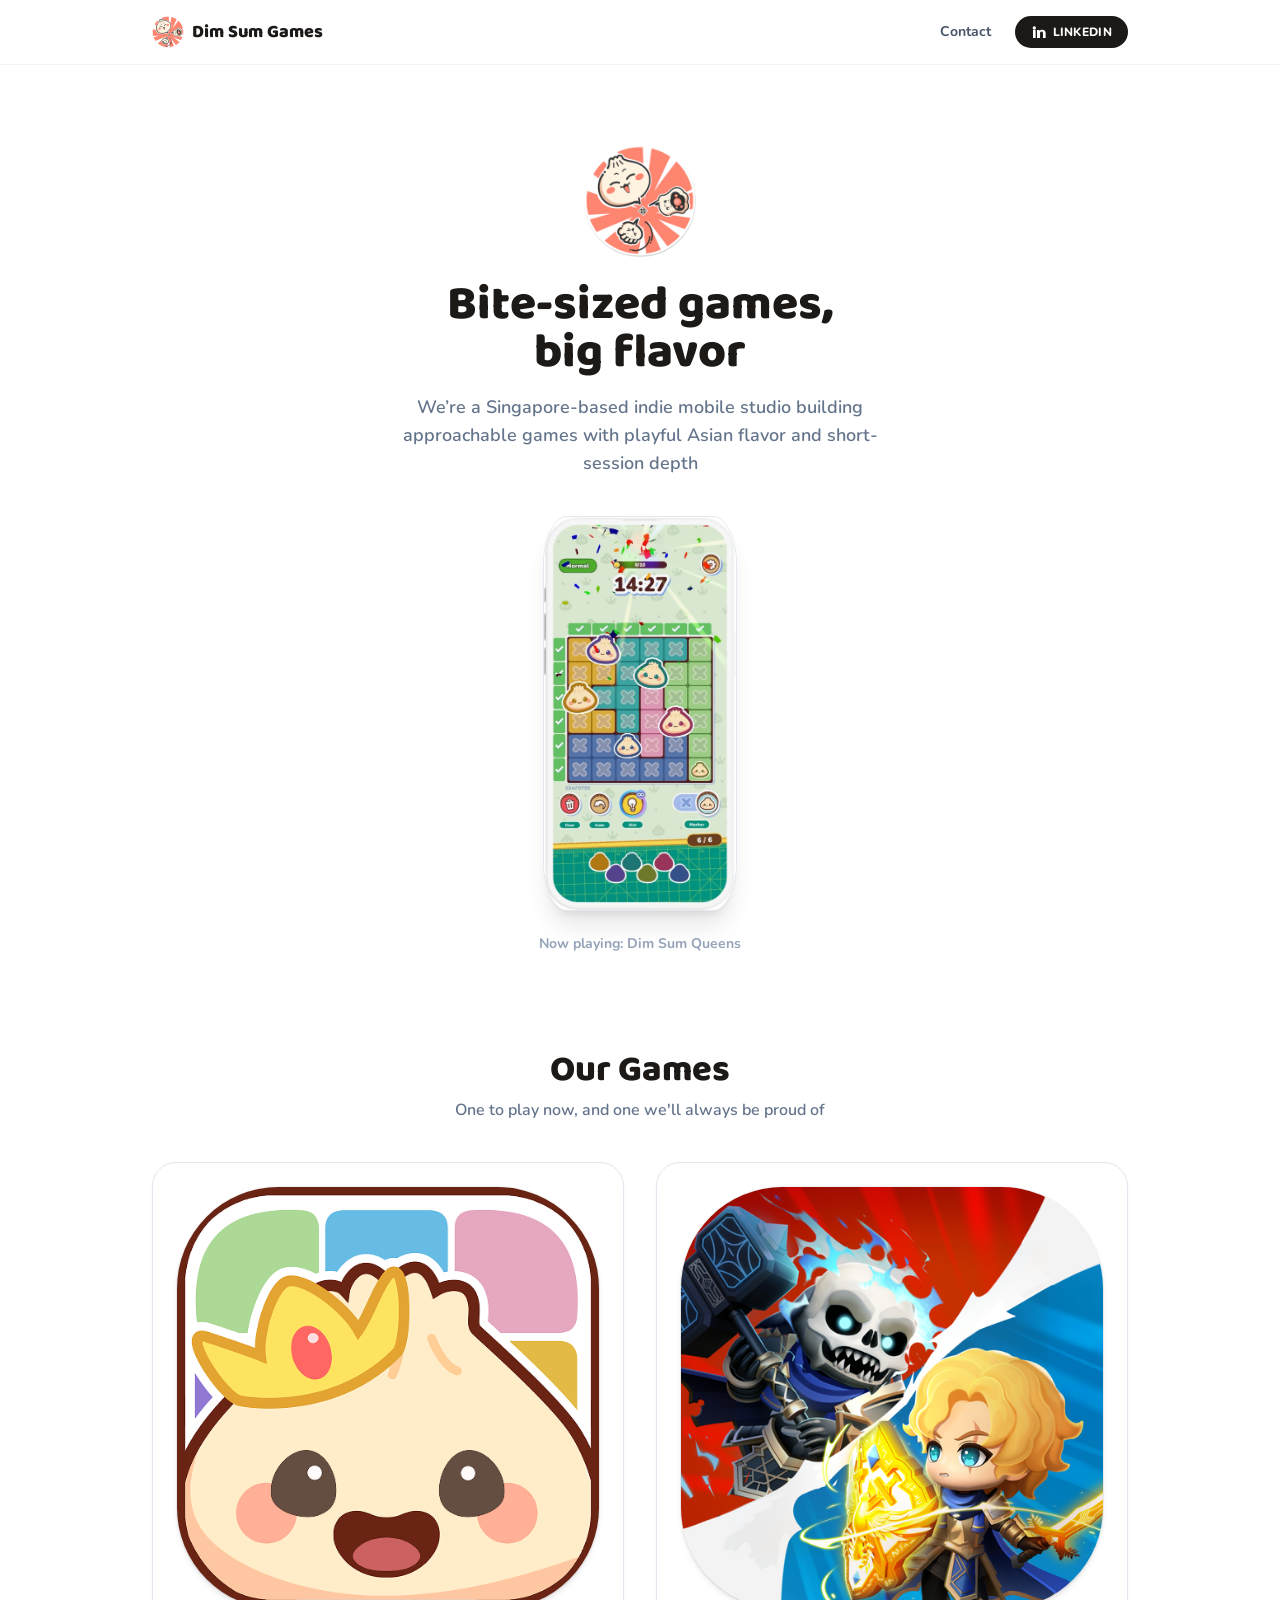
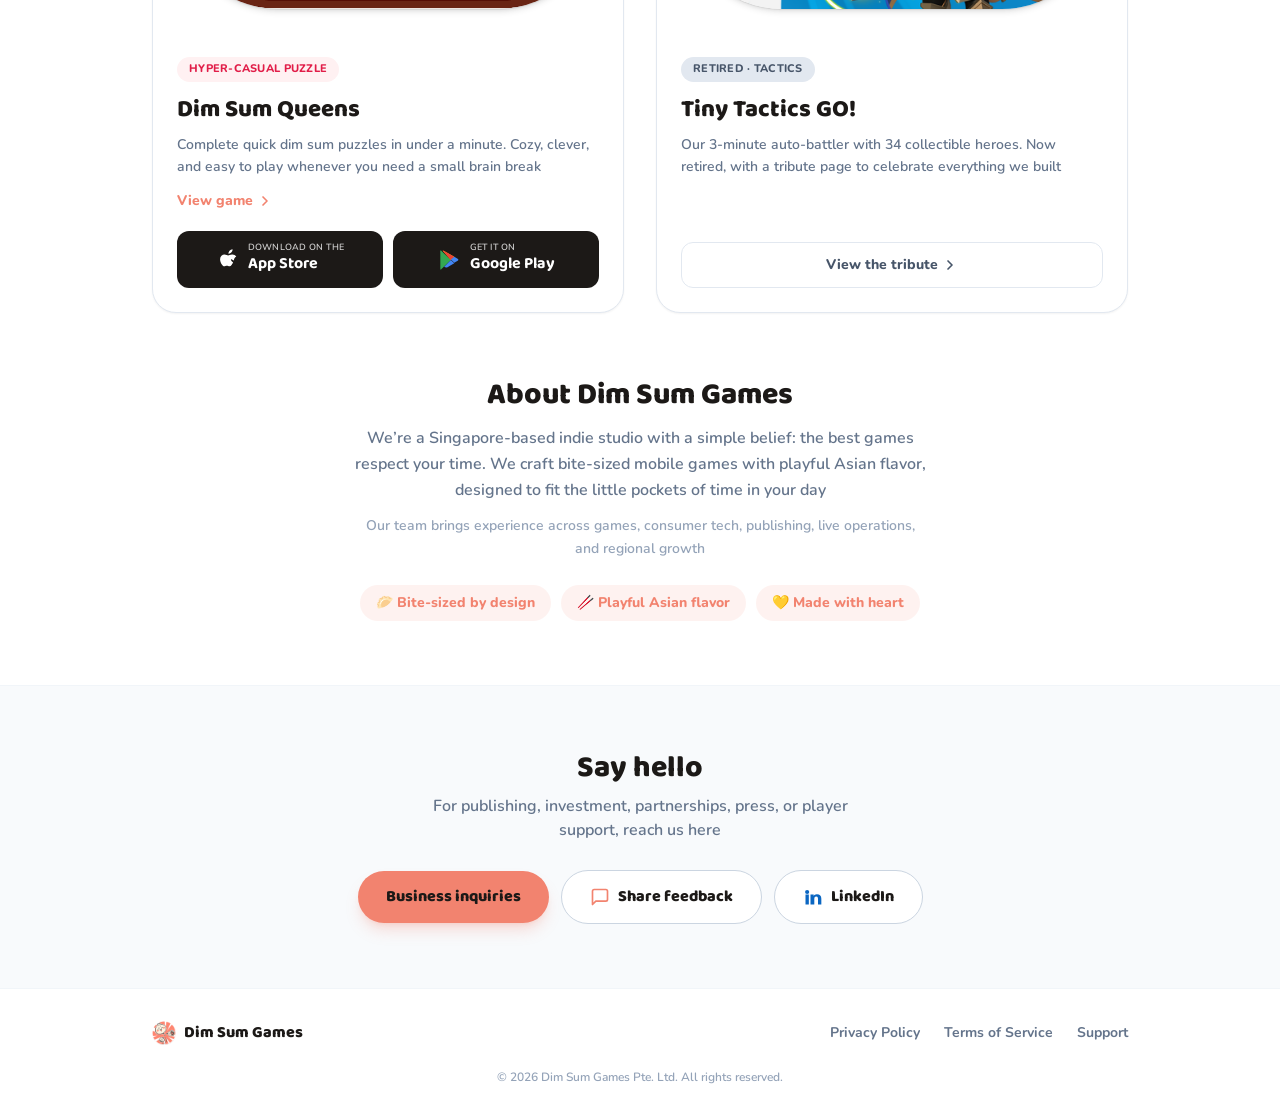
<file: index.html>
<!DOCTYPE html>
<html lang="en" class="scroll-smooth">
<head>
  <meta charset="UTF-8" />
  <meta name="viewport" content="width=device-width, initial-scale=1.0" />
  <title>Dim Sum Games | Bite-sized games, big flavor</title>
  <meta name="description" content="Dim Sum Games is a Singapore-based indie mobile studio building approachable, bite-sized games for global players." />
  <meta name="theme-color" content="#ffffff" />

  <!-- Open Graph -->
  <meta property="og:title" content="Dim Sum Games | Bite-sized games, big flavor" />
  <meta property="og:description" content="Dim Sum Games is a Singapore-based indie mobile studio building approachable, bite-sized games for global players." />
  <meta property="og:type" content="website" />
  <meta property="og:url" content="https://dimsumgames.com/" />
  <meta property="og:image" content="https://dimsumgames.com/assets/og-image.png" />
  <meta property="og:image:width" content="1200" />
  <meta property="og:image:height" content="630" />
  <meta name="twitter:card" content="summary_large_image" />
  <meta name="twitter:image" content="https://dimsumgames.com/assets/og-image.png" />

  <!-- Favicon -->
  <link rel="icon" type="image/png" href="assets/favicon.png" />
  <link rel="apple-touch-icon" href="assets/favicon.png" />

  <!-- Compiled Tailwind CSS (no runtime CDN) -->
  <link rel="stylesheet" href="/styles.css" />
  <link rel="preconnect" href="https://fonts.googleapis.com" />
  <link rel="preconnect" href="https://fonts.gstatic.com" crossorigin />
  <link href="https://fonts.googleapis.com/css2?family=Baloo+2:wght@600;700;800&family=Nunito:wght@400;600;700;800&display=swap" rel="stylesheet" />

  <style>
    body { font-family: 'Nunito', system-ui, sans-serif; }
    .font-display { font-family: 'Baloo 2', system-ui, sans-serif; }
  </style>
</head>

<body class="bg-white text-ink font-body antialiased">

  <!-- ===== Nav ===== -->
  <header class="sticky top-0 z-50 border-b border-slate-100 bg-white/90 backdrop-blur">
    <div class="mx-auto flex h-16 max-w-5xl items-center justify-between px-6">
      <a href="/" class="flex items-center gap-2 font-display text-lg font-extrabold">
        <img src="assets/logo-icon.png" alt="" width="32" height="32" class="h-8 w-8" />
        <span>Dim Sum Games</span>
      </a>
      <nav class="flex items-center gap-6 text-sm font-bold text-slate-600">
        <a href="#contact" class="hidden transition-colors hover:text-coral sm:inline">Contact</a>
        <a href="https://www.linkedin.com/company/dim-sum-games/" target="_blank" rel="noopener"
           class="inline-flex items-center gap-1.5 rounded-full bg-ink px-4 py-2 text-xs font-extrabold uppercase tracking-wide text-white transition-opacity hover:opacity-90">
          <svg viewBox="0 0 24 24" class="h-4 w-4" fill="currentColor"><path d="M4.98 3.5a2.5 2.5 0 1 1 0 5 2.5 2.5 0 0 1 0-5ZM3 9h4v12H3V9Zm6 0h3.8v1.65h.05c.53-1 1.83-2.05 3.76-2.05C20.4 8.6 22 10.6 22 14v7h-4v-6.2c0-1.48-.03-3.38-2.06-3.38-2.06 0-2.38 1.6-2.38 3.27V21H9V9Z"/></svg>
          LinkedIn
        </a>
      </nav>
    </div>
  </header>

  <main id="top">

    <!-- ===== Hero ===== -->
    <section class="mx-auto max-w-3xl px-6 pt-14 pb-8 text-center sm:pt-20">
      <img src="assets/logo-icon.png" alt="Dim Sum Games logo" width="112" height="112"
           class="mx-auto h-24 w-24 sm:h-28 sm:w-28" />

      <h1 class="mt-6 font-display text-4xl font-extrabold leading-tight sm:text-5xl">
        Bite-sized games,<br class="hidden sm:block" /> big flavor
      </h1>
      <p class="mx-auto mt-4 max-w-lg text-lg font-semibold text-slate-500">
        We’re a Singapore-based indie mobile studio building approachable games with playful Asian flavor and short-session depth
      </p>

      <!-- Game showcase -->
      <div class="mt-10 flex justify-center">
        <a href="/dim-sum-queens" aria-label="View Dim Sum Queens" class="group block w-40 sm:w-48">
          <img src="assets/dsq/web/mockup-hero.jpg" alt="Dim Sum Queens gameplay" width="440" height="901"
               class="w-full rounded-[12%] shadow-xl ring-1 ring-slate-200 transition duration-300 group-hover:-translate-y-1" />
        </a>
      </div>
      <p class="mt-6 text-sm font-bold text-slate-400">Now playing: Dim Sum Queens</p>
    </section>

    <!-- ===== Games ===== -->
    <section id="games" class="mx-auto max-w-5xl px-6 py-16 scroll-mt-20">
      <div class="text-center">
        <h2 class="font-display text-3xl font-extrabold sm:text-4xl">Our Games</h2>
        <p class="mt-2 font-semibold text-slate-500">One to play now, and one we'll always be proud of</p>
      </div>

      <div class="mt-10 grid gap-8 md:grid-cols-2">

        <!-- Dim Sum Queens -->
        <article class="flex flex-col overflow-hidden rounded-3xl border border-slate-200 bg-white shadow-sm transition-shadow hover:shadow-md">
          <a href="/dim-sum-queens" aria-label="View Dim Sum Queens" class="flex aspect-square items-center justify-center p-6">
            <img src="assets/dsq-icon.png" alt="Dim Sum Queens app icon" width="512" height="512" class="h-full w-full rounded-[24%] object-cover shadow-md ring-1 ring-black/5" />
          </a>

          <div class="flex flex-1 flex-col p-6">
            <span class="self-start rounded-full bg-rose-50 px-3 py-1 text-[11px] font-extrabold uppercase tracking-wide text-rose-600">Hyper-casual puzzle</span>
            <h3 class="mt-3 font-display text-2xl font-extrabold"><a href="/dim-sum-queens" class="transition-colors hover:text-coral">Dim Sum Queens</a></h3>
            <p class="mt-2 text-sm font-semibold leading-relaxed text-slate-500">
              Complete quick dim sum puzzles in under a minute. Cozy, clever, and easy to play whenever you need a small brain break
            </p>
            <a href="/dim-sum-queens" class="mt-3 inline-flex items-center gap-1 self-start text-sm font-extrabold text-coral hover:underline">
              View game
              <svg viewBox="0 0 24 24" class="h-4 w-4" fill="none" stroke="currentColor" stroke-width="2.5" stroke-linecap="round" stroke-linejoin="round"><path d="M9 6l6 6-6 6"/></svg>
            </a>
            <div class="flex-1"></div>
            <div class="mt-5 grid gap-2.5 sm:grid-cols-2">
              <a href="https://apps.apple.com/us/app/dim-sum-queens-logic-puzzle/id6742400101" target="_blank" rel="noopener" class="flex items-center justify-center gap-2 rounded-xl bg-ink px-4 py-3 text-white transition-opacity hover:opacity-90">
                <svg viewBox="0 0 384 512" class="h-6 w-6" fill="currentColor"><path d="M318.7 268.7c-.2-36.7 16.4-64.4 50-84.8-18.8-26.9-47.2-41.7-84.7-44.6-35.5-2.8-74.3 20.7-88.5 20.7-15 0-49.4-19.7-76.4-19.7C71.6 142.2 23 174.2 23 239.1c0 19.2 3.5 39 10.5 59.4 9.4 26.9 43.3 92.8 78.7 91.7 18.5-.4 31.6-13.1 55.7-13.1 23.4 0 35.5 13.1 56.4 13.1 35.7-.5 66.4-60.4 75.3-87.4-47.7-22.5-46.6-65.9-46.6-67.2zm-52.2-176.2c25.2-29.9 22.9-57.1 22.2-67-22.3 1.3-48.1 15.2-62.8 32.3-16.2 18.3-25.7 41-23.7 65.9 24.1 1.9 46.1-10.5 64.3-31.2z"/></svg>
                <span class="text-left leading-none">
                  <span class="block text-[9px] font-semibold uppercase tracking-wide opacity-80">Download on the</span>
                  <span class="block font-display text-base font-bold">App Store</span>
                </span>
              </a>
              <a href="https://play.google.com/store/apps/details?id=com.dimsumgames.queens" target="_blank" rel="noopener" class="flex items-center justify-center gap-2 rounded-xl bg-ink px-4 py-3 text-white transition-opacity hover:opacity-90">
                <svg viewBox="0 0 512 512" class="h-6 w-6"><path fill="#34A853" d="M58 47c-6 4-9 11-9 20v378c0 9 3 16 9 20l217-209L58 47z"/><path fill="#FBBC04" d="M275 256l72-69-217-125c-12-7-23-7-31-2l176 196z"/><path fill="#EA4335" d="M275 256L99 60c8-5 19-5 31 2l217 125-72 69z"/><path fill="#4285F4" d="M275 256l72 69-145 84c-26 15-50 4-72-8l145-145z"/><path fill="#4285F4" d="M347 187l72 42c20 12 20 30 0 42l-72 42-72-69 72-57z"/></svg>
                <span class="text-left leading-none">
                  <span class="block text-[9px] font-semibold uppercase tracking-wide opacity-80">Get it on</span>
                  <span class="block font-display text-base font-bold">Google Play</span>
                </span>
              </a>
            </div>
          </div>
        </article>

        <!-- Tiny Tactics GO! -->
        <article class="flex flex-col overflow-hidden rounded-3xl border border-slate-200 bg-white shadow-sm transition-shadow hover:shadow-md">
          <a href="/tiny-tactics-go" aria-label="View Tiny Tactics GO!" class="flex aspect-square items-center justify-center p-6">
            <img src="assets/ttg-icon.png" alt="Tiny Tactics GO! app icon" width="512" height="512" class="h-full w-full rounded-[24%] object-cover shadow-md ring-1 ring-black/5" />
          </a>

          <div class="flex flex-1 flex-col p-6">
            <span class="self-start rounded-full bg-slate-200 px-3 py-1 text-[11px] font-extrabold uppercase tracking-wide text-slate-600">Retired · Tactics</span>
            <h3 class="mt-3 font-display text-2xl font-extrabold"><a href="/tiny-tactics-go" class="transition-colors hover:text-coral">Tiny Tactics GO!</a></h3>
            <p class="mt-2 text-sm font-semibold leading-relaxed text-slate-500">
              Our 3-minute auto-battler with 34 collectible heroes. Now retired, with a tribute page to celebrate everything we built
            </p>
            <div class="flex-1"></div>
            <a href="/tiny-tactics-go" class="mt-5 inline-flex items-center justify-center gap-1 rounded-xl border border-slate-200 bg-white px-4 py-3 text-sm font-extrabold text-slate-600 transition-colors hover:border-coral hover:text-coral">
              View the tribute
              <svg viewBox="0 0 24 24" class="h-4 w-4" fill="none" stroke="currentColor" stroke-width="2.5" stroke-linecap="round" stroke-linejoin="round"><path d="M9 6l6 6-6 6"/></svg>
            </a>
          </div>
        </article>
      </div>
    </section>

    <!-- ===== About ===== -->
    <section id="about" class="mx-auto max-w-2xl px-6 pb-16 text-center">
      <h2 class="font-display text-2xl font-extrabold sm:text-3xl">About Dim Sum Games</h2>
      <p class="mx-auto mt-3 max-w-xl text-base font-semibold leading-relaxed text-slate-500">
        We’re a Singapore-based indie studio with a simple belief: the best games respect your time. We craft bite-sized mobile games with playful Asian flavor, designed to fit the little pockets of time in your day
      </p>
      <p class="mx-auto mt-3 max-w-xl text-sm font-semibold leading-relaxed text-slate-400">
        Our team brings experience across games, consumer tech, publishing, live operations, and regional growth
      </p>
      <div class="mt-6 flex flex-wrap items-center justify-center gap-2.5">
        <span class="rounded-full bg-coral/10 px-4 py-2 text-sm font-extrabold text-coral">🥟 Bite-sized by design</span>
        <span class="rounded-full bg-coral/10 px-4 py-2 text-sm font-extrabold text-coral">🥢 Playful Asian flavor</span>
        <span class="rounded-full bg-coral/10 px-4 py-2 text-sm font-extrabold text-coral">💛 Made with heart</span>
      </div>
    </section>

    <!-- ===== Contact ===== -->
    <section id="contact" class="border-t border-slate-100 bg-slate-50 scroll-mt-20">
      <div class="mx-auto max-w-2xl px-6 py-16 text-center">
        <h2 class="font-display text-3xl font-extrabold">Say hello</h2>
        <p class="mx-auto mt-2 max-w-md font-semibold text-slate-500">
          For publishing, investment, partnerships, press, or player support, reach us here
        </p>
        <div class="mt-7 flex flex-col items-center justify-center gap-3 sm:flex-row sm:flex-wrap">
          <button id="emailBtn" type="button"
             class="w-full rounded-full bg-coral px-7 py-3.5 font-display text-base font-extrabold text-ink shadow-lg shadow-coral/25 transition hover:brightness-105 active:scale-95 sm:w-auto">
            Business inquiries
          </button>
          <a href="https://forms.gle/g46U9zxN5NurfQDR8" target="_blank" rel="noopener"
             class="inline-flex w-full items-center justify-center gap-2 rounded-full border border-slate-300 bg-white px-7 py-3.5 font-display text-base font-extrabold text-ink transition-colors hover:bg-slate-50 sm:w-auto">
            <svg viewBox="0 0 24 24" class="h-5 w-5 text-coral" fill="none" stroke="currentColor" stroke-width="2" stroke-linecap="round" stroke-linejoin="round"><path d="M21 15a2 2 0 0 1-2 2H7l-4 4V5a2 2 0 0 1 2-2h14a2 2 0 0 1 2 2z"/></svg>
            Share feedback
          </a>
          <a href="https://www.linkedin.com/company/dim-sum-games/" target="_blank" rel="noopener"
             class="inline-flex w-full items-center justify-center gap-2 rounded-full border border-slate-300 bg-white px-7 py-3.5 font-display text-base font-extrabold text-ink transition-colors hover:bg-slate-50 sm:w-auto">
            <svg viewBox="0 0 24 24" class="h-5 w-5 text-[#0A66C2]" fill="currentColor"><path d="M4.98 3.5a2.5 2.5 0 1 1 0 5 2.5 2.5 0 0 1 0-5ZM3 9h4v12H3V9Zm6 0h3.8v1.65h.05c.53-1 1.83-2.05 3.76-2.05C20.4 8.6 22 10.6 22 14v7h-4v-6.2c0-1.48-.03-3.38-2.06-3.38-2.06 0-2.38 1.6-2.38 3.27V21H9V9Z"/></svg>
            LinkedIn
          </a>
        </div>
      </div>
    </section>
  </main>

  <!-- ===== Footer ===== -->
  <footer class="border-t border-slate-100">
    <div class="mx-auto max-w-5xl px-6 py-8">
      <div class="flex flex-col items-center gap-4 sm:flex-row sm:justify-between">
        <a href="/" class="flex items-center gap-2 font-display font-extrabold">
          <img src="assets/logo-icon.png" alt="" width="24" height="24" class="h-6 w-6" /> Dim Sum Games
        </a>
        <nav class="flex flex-wrap items-center justify-center gap-x-6 gap-y-2 text-sm font-bold text-slate-500">
          <a href="/privacypolicy" class="transition-colors hover:text-coral">Privacy Policy</a>
          <a href="/termsofservice" class="transition-colors hover:text-coral">Terms of Service</a>
          <a id="supportLink" href="#" class="transition-colors hover:text-coral">Support</a>
        </nav>
      </div>
      <p class="mt-6 text-center text-xs font-semibold text-slate-400">
        © <span id="year"></span> Dim Sum Games Pte. Ltd. All rights reserved.
      </p>
    </div>
  </footer>

  <script>
    document.getElementById('year').textContent = new Date().getFullYear();

    // Contact email is kept out of the page source and assembled only on
    // user interaction, so address harvesters scraping the static HTML never see it.
    (function () {
      var go = function (e) {
        e.preventDefault();
        window.location.href = 'mailto:' + window.atob('c3VwcG9ydEBkaW1zdW1nYW1lcy5jb20=');
      };
      ['emailBtn', 'supportLink'].forEach(function (id) {
        var el = document.getElementById(id);
        if (el) el.addEventListener('click', go);
      });
    })();
  </script>
</body>
</html>
</file>
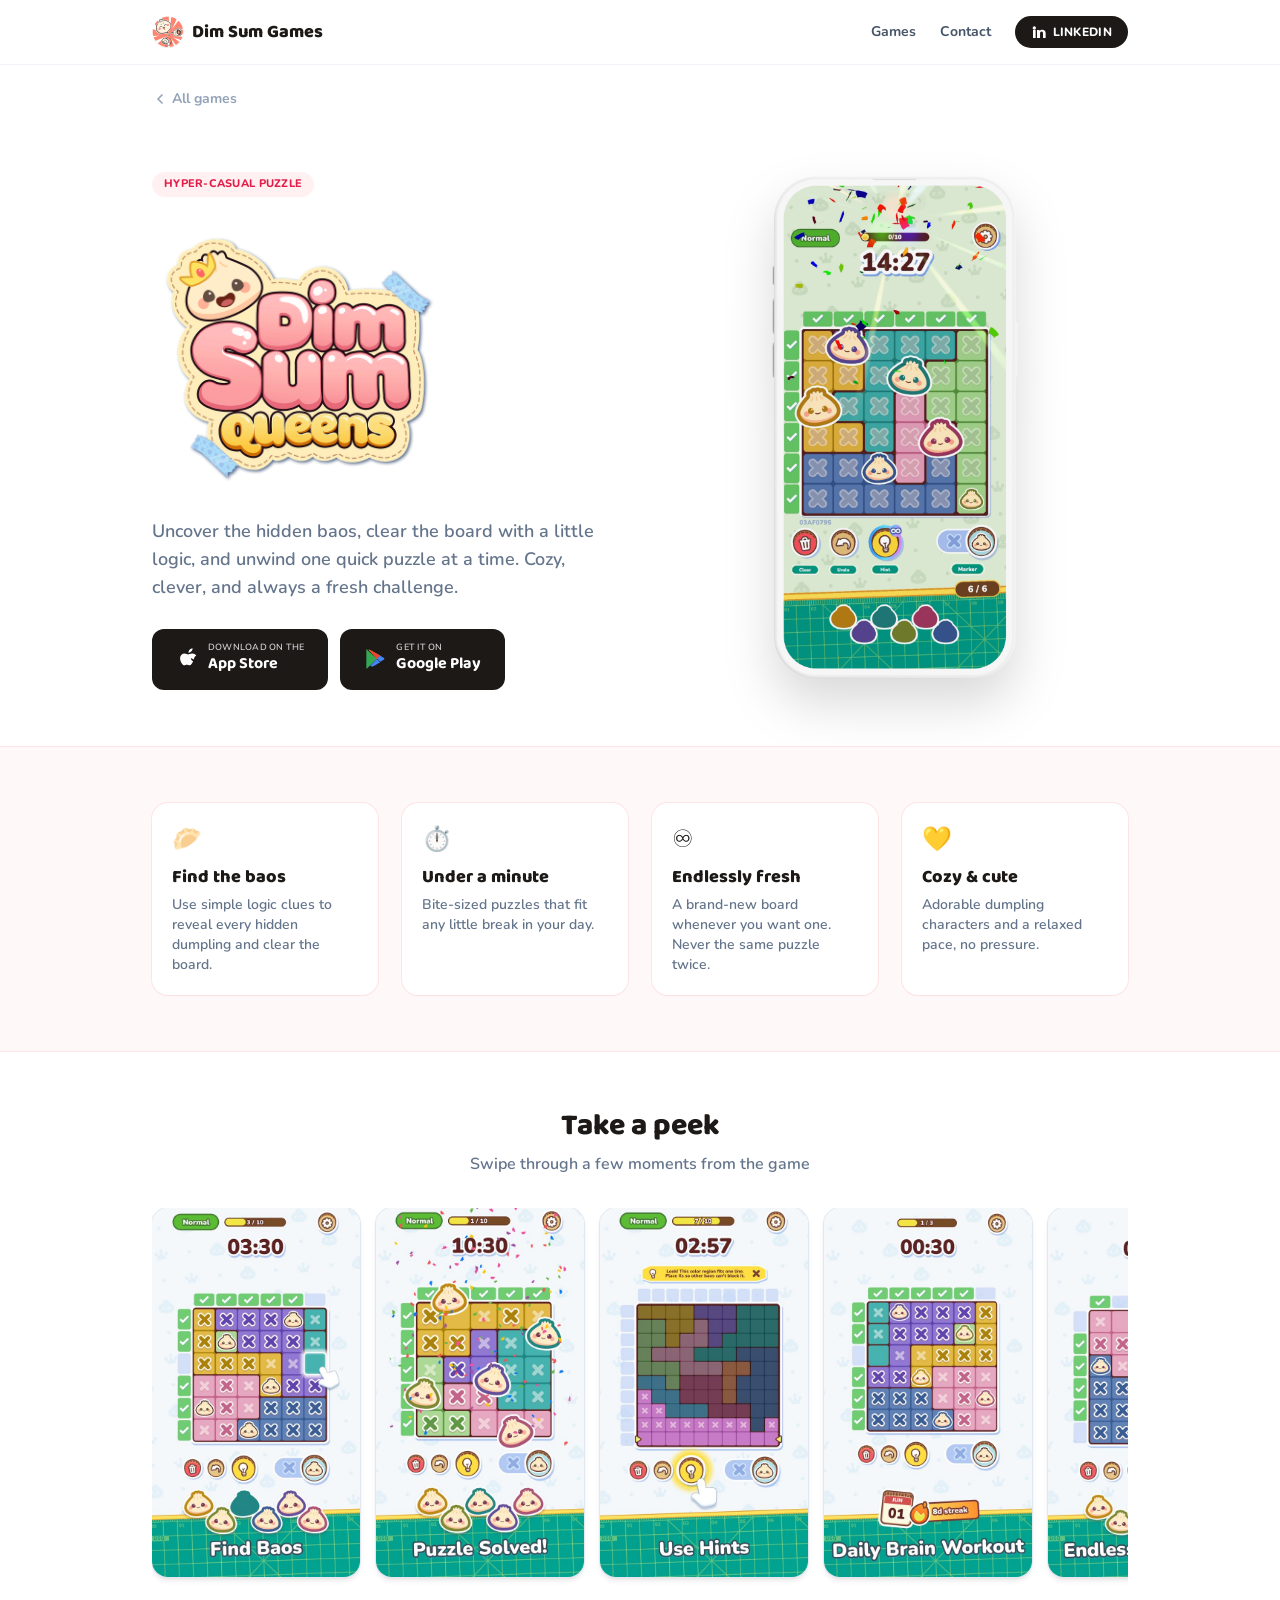
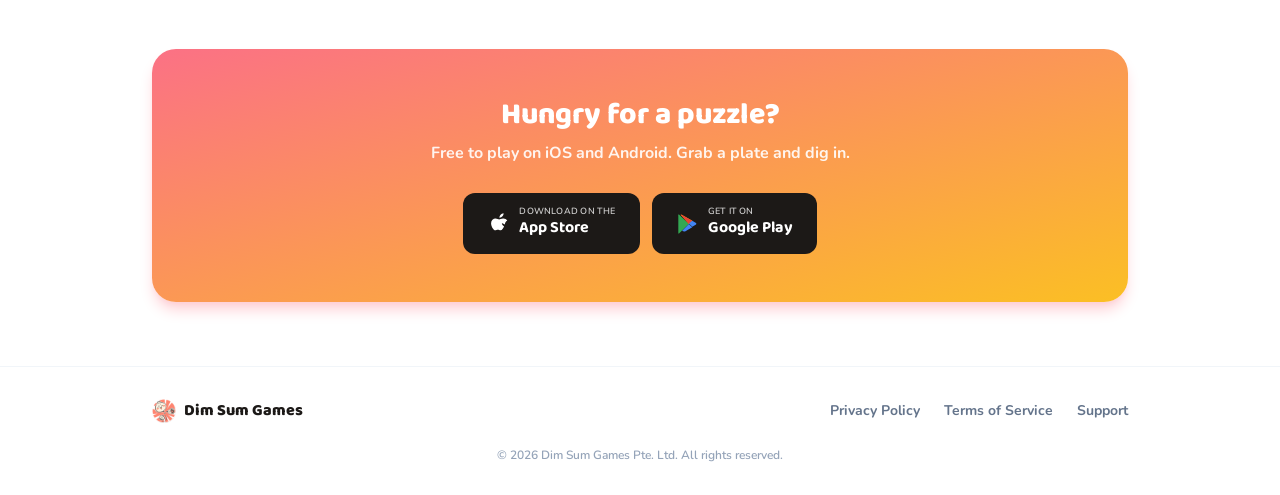
<file: dim-sum-queens.html>
<!DOCTYPE html>
<html lang="en" class="scroll-smooth">
<head>
  <meta charset="UTF-8" />
  <meta name="viewport" content="width=device-width, initial-scale=1.0" />
  <title>Dim Sum Queens | Dim Sum Games</title>
  <meta name="description" content="Dim Sum Queens is a cozy, hyper-casual logic puzzler. Uncover the hidden baos, clear the board, and unwind one quick puzzle at a time. Free on iOS and Android." />
  <meta name="theme-color" content="#ffffff" />

  <!-- Open Graph -->
  <meta property="og:title" content="Dim Sum Queens" />
  <meta property="og:description" content="Cozy, bite-sized dim sum logic puzzles. Free on iOS and Android." />
  <meta property="og:type" content="website" />
  <meta property="og:url" content="https://dimsumgames.com/dim-sum-queens" />
  <meta property="og:image" content="https://dimsumgames.com/assets/dsq/web/shot-1.jpg" />
  <meta name="twitter:card" content="summary_large_image" />

  <!-- Favicon -->
  <link rel="icon" type="image/png" href="/assets/favicon.png" />
  <link rel="apple-touch-icon" href="/assets/favicon.png" />

  <!-- Compiled Tailwind CSS (no runtime CDN) -->
  <link rel="stylesheet" href="/styles.css" />
  <link rel="preconnect" href="https://fonts.googleapis.com" />
  <link rel="preconnect" href="https://fonts.gstatic.com" crossorigin />
  <link href="https://fonts.googleapis.com/css2?family=Baloo+2:wght@600;700;800&family=Nunito:wght@400;600;700;800&display=swap" rel="stylesheet" />

  <style>
    body { font-family: 'Nunito', system-ui, sans-serif; }
    .font-display { font-family: 'Baloo 2', system-ui, sans-serif; }
    .no-scrollbar::-webkit-scrollbar { display: none; }
    .no-scrollbar { -ms-overflow-style: none; scrollbar-width: none; }
  </style>
</head>

<body class="bg-white text-ink font-body antialiased">

  <!-- ===== Nav ===== -->
  <header class="sticky top-0 z-50 border-b border-slate-100 bg-white/90 backdrop-blur">
    <div class="mx-auto flex h-16 max-w-5xl items-center justify-between px-6">
      <a href="/" class="flex items-center gap-2 font-display text-lg font-extrabold">
        <img src="/assets/logo-icon.png" alt="" width="32" height="32" class="h-8 w-8" />
        <span>Dim Sum Games</span>
      </a>
      <nav class="flex items-center gap-6 text-sm font-bold text-slate-600">
        <a href="/#games" class="hidden transition-colors hover:text-coral sm:inline">Games</a>
        <a href="/#contact" class="hidden transition-colors hover:text-coral sm:inline">Contact</a>
        <a href="https://www.linkedin.com/company/dim-sum-games/" target="_blank" rel="noopener"
           class="inline-flex items-center gap-1.5 rounded-full bg-ink px-4 py-2 text-xs font-extrabold uppercase tracking-wide text-white transition-opacity hover:opacity-90">
          <svg viewBox="0 0 24 24" class="h-4 w-4" fill="currentColor"><path d="M4.98 3.5a2.5 2.5 0 1 1 0 5 2.5 2.5 0 0 1 0-5ZM3 9h4v12H3V9Zm6 0h3.8v1.65h.05c.53-1 1.83-2.05 3.76-2.05C20.4 8.6 22 10.6 22 14v7h-4v-6.2c0-1.48-.03-3.38-2.06-3.38-2.06 0-2.38 1.6-2.38 3.27V21H9V9Z"/></svg>
          LinkedIn
        </a>
      </nav>
    </div>
  </header>

  <main>
    <!-- Breadcrumb -->
    <div class="mx-auto max-w-5xl px-6 pt-6">
      <a href="/#games" class="inline-flex items-center gap-1 text-sm font-bold text-slate-400 transition-colors hover:text-coral">
        <svg viewBox="0 0 24 24" class="h-4 w-4" fill="none" stroke="currentColor" stroke-width="2.5" stroke-linecap="round" stroke-linejoin="round"><path d="M15 18l-6-6 6-6"/></svg>
        All games
      </a>
    </div>

    <!-- ===== Hero ===== -->
    <section class="overflow-hidden">
      <div class="mx-auto grid max-w-5xl items-center gap-10 px-6 py-10 sm:py-14 lg:grid-cols-2">
        <div class="text-center lg:text-left">
          <span class="inline-block rounded-full bg-rose-50 px-3 py-1 text-[11px] font-extrabold uppercase tracking-wide text-rose-600">Hyper-casual puzzle</span>
          <h1 class="mt-4">
            <img src="/assets/dsq/web/logo.png" alt="Dim Sum Queens" width="380" height="380" class="mx-auto w-64 sm:w-72 lg:mx-0" />
          </h1>
          <p class="mx-auto mt-4 max-w-md text-lg font-semibold text-slate-500 lg:mx-0">
            Uncover the hidden baos, clear the board with a little logic, and unwind one quick puzzle at a time. Cozy, clever, and always a fresh challenge.
          </p>
          <div class="mt-7 flex flex-col items-center justify-center gap-3 sm:flex-row lg:justify-start">
            <a href="https://apps.apple.com/us/app/dim-sum-queens-logic-puzzle/id6742400101" target="_blank" rel="noopener" class="inline-flex w-full items-center justify-center gap-2 rounded-xl bg-ink px-6 py-3.5 text-white transition-opacity hover:opacity-90 sm:w-auto">
              <svg viewBox="0 0 384 512" class="h-6 w-6" fill="currentColor"><path d="M318.7 268.7c-.2-36.7 16.4-64.4 50-84.8-18.8-26.9-47.2-41.7-84.7-44.6-35.5-2.8-74.3 20.7-88.5 20.7-15 0-49.4-19.7-76.4-19.7C71.6 142.2 23 174.2 23 239.1c0 19.2 3.5 39 10.5 59.4 9.4 26.9 43.3 92.8 78.7 91.7 18.5-.4 31.6-13.1 55.7-13.1 23.4 0 35.5 13.1 56.4 13.1 35.7-.5 66.4-60.4 75.3-87.4-47.7-22.5-46.6-65.9-46.6-67.2zm-52.2-176.2c25.2-29.9 22.9-57.1 22.2-67-22.3 1.3-48.1 15.2-62.8 32.3-16.2 18.3-25.7 41-23.7 65.9 24.1 1.9 46.1-10.5 64.3-31.2z"/></svg>
              <span class="text-left leading-none"><span class="block text-[9px] font-semibold uppercase tracking-wide opacity-80">Download on the</span><span class="block font-display text-base font-bold">App Store</span></span>
            </a>
            <a href="https://play.google.com/store/apps/details?id=com.dimsumgames.queens" target="_blank" rel="noopener" class="inline-flex w-full items-center justify-center gap-2 rounded-xl bg-ink px-6 py-3.5 text-white transition-opacity hover:opacity-90 sm:w-auto">
              <svg viewBox="0 0 512 512" class="h-6 w-6"><path fill="#34A853" d="M58 47c-6 4-9 11-9 20v378c0 9 3 16 9 20l217-209L58 47z"/><path fill="#FBBC04" d="M275 256l72-69-217-125c-12-7-23-7-31-2l176 196z"/><path fill="#EA4335" d="M275 256L99 60c8-5 19-5 31 2l217 125-72 69z"/><path fill="#4285F4" d="M275 256l72 69-145 84c-26 15-50 4-72-8l145-145z"/><path fill="#4285F4" d="M347 187l72 42c20 12 20 30 0 42l-72 42-72-69 72-57z"/></svg>
              <span class="text-left leading-none"><span class="block text-[9px] font-semibold uppercase tracking-wide opacity-80">Get it on</span><span class="block font-display text-base font-bold">Google Play</span></span>
            </a>
          </div>
        </div>

        <div class="flex justify-center">
          <img src="/assets/dsq/web/mockup.png" alt="Dim Sum Queens gameplay on a phone" width="380" height="760" class="w-56 drop-shadow-2xl sm:w-64" />
        </div>
      </div>
    </section>

    <!-- ===== Features ===== -->
    <section class="bg-rose-50/50 border-y border-rose-100">
      <div class="mx-auto max-w-5xl px-6 py-14">
        <div class="grid gap-6 sm:grid-cols-2 lg:grid-cols-4">
          <div class="rounded-2xl bg-white p-5 shadow-sm ring-1 ring-rose-100">
            <div class="text-2xl">🥟</div>
            <h3 class="mt-2 font-display text-lg font-extrabold">Find the baos</h3>
            <p class="mt-1 text-sm font-semibold text-slate-500">Use simple logic clues to reveal every hidden dumpling and clear the board.</p>
          </div>
          <div class="rounded-2xl bg-white p-5 shadow-sm ring-1 ring-rose-100">
            <div class="text-2xl">⏱️</div>
            <h3 class="mt-2 font-display text-lg font-extrabold">Under a minute</h3>
            <p class="mt-1 text-sm font-semibold text-slate-500">Bite-sized puzzles that fit any little break in your day.</p>
          </div>
          <div class="rounded-2xl bg-white p-5 shadow-sm ring-1 ring-rose-100">
            <div class="text-2xl">♾️</div>
            <h3 class="mt-2 font-display text-lg font-extrabold">Endlessly fresh</h3>
            <p class="mt-1 text-sm font-semibold text-slate-500">A brand-new board whenever you want one. Never the same puzzle twice.</p>
          </div>
          <div class="rounded-2xl bg-white p-5 shadow-sm ring-1 ring-rose-100">
            <div class="text-2xl">💛</div>
            <h3 class="mt-2 font-display text-lg font-extrabold">Cozy &amp; cute</h3>
            <p class="mt-1 text-sm font-semibold text-slate-500">Adorable dumpling characters and a relaxed pace, no pressure.</p>
          </div>
        </div>
      </div>
    </section>

    <!-- ===== Screenshots ===== -->
    <section class="mx-auto max-w-5xl px-6 py-14">
      <h2 class="text-center font-display text-2xl font-extrabold sm:text-3xl">Take a peek</h2>
      <p class="mt-2 text-center font-semibold text-slate-500">Swipe through a few moments from the game</p>
      <div class="no-scrollbar mt-8 flex snap-x snap-mandatory gap-4 overflow-x-auto pb-4">
        <img src="/assets/dsq/web/shot-1.jpg" alt="Dim Sum Queens screenshot 1" width="560" height="996" loading="lazy" class="w-44 shrink-0 snap-center rounded-2xl shadow-md ring-1 ring-slate-200 sm:w-52" />
        <img src="/assets/dsq/web/shot-2.jpg" alt="Dim Sum Queens screenshot 2" width="560" height="996" loading="lazy" class="w-44 shrink-0 snap-center rounded-2xl shadow-md ring-1 ring-slate-200 sm:w-52" />
        <img src="/assets/dsq/web/shot-3.jpg" alt="Dim Sum Queens screenshot 3" width="560" height="996" loading="lazy" class="w-44 shrink-0 snap-center rounded-2xl shadow-md ring-1 ring-slate-200 sm:w-52" />
        <img src="/assets/dsq/web/shot-4.jpg" alt="Dim Sum Queens screenshot 4" width="560" height="996" loading="lazy" class="w-44 shrink-0 snap-center rounded-2xl shadow-md ring-1 ring-slate-200 sm:w-52" />
        <img src="/assets/dsq/web/shot-5.jpg" alt="Dim Sum Queens screenshot 5" width="560" height="996" loading="lazy" class="w-44 shrink-0 snap-center rounded-2xl shadow-md ring-1 ring-slate-200 sm:w-52" />
        <img src="/assets/dsq/web/shot-6.jpg" alt="Dim Sum Queens screenshot 6" width="560" height="996" loading="lazy" class="w-44 shrink-0 snap-center rounded-2xl shadow-md ring-1 ring-slate-200 sm:w-52" />
        <img src="/assets/dsq/web/shot-7.jpg" alt="Dim Sum Queens screenshot 7" width="560" height="996" loading="lazy" class="w-44 shrink-0 snap-center rounded-2xl shadow-md ring-1 ring-slate-200 sm:w-52" />
        <img src="/assets/dsq/web/shot-8.jpg" alt="Dim Sum Queens screenshot 8" width="560" height="996" loading="lazy" class="w-44 shrink-0 snap-center rounded-2xl shadow-md ring-1 ring-slate-200 sm:w-52" />
      </div>
    </section>

    <!-- ===== Download CTA ===== -->
    <section class="mx-auto max-w-5xl px-6 pb-16">
      <div class="rounded-3xl bg-gradient-to-br from-rose-400 to-amber-400 px-6 py-12 text-center shadow-lg shadow-rose-200 sm:px-12">
        <h2 class="font-display text-2xl font-extrabold text-white sm:text-3xl">Hungry for a puzzle?</h2>
        <p class="mx-auto mt-2 max-w-md font-bold text-white/90">Free to play on iOS and Android. Grab a plate and dig in.</p>
        <div class="mt-7 flex flex-col items-center justify-center gap-3 sm:flex-row">
          <a href="https://apps.apple.com/us/app/dim-sum-queens-logic-puzzle/id6742400101" target="_blank" rel="noopener" class="inline-flex w-full items-center justify-center gap-2 rounded-xl bg-ink px-6 py-3.5 text-white transition-opacity hover:opacity-90 sm:w-auto">
            <svg viewBox="0 0 384 512" class="h-6 w-6" fill="currentColor"><path d="M318.7 268.7c-.2-36.7 16.4-64.4 50-84.8-18.8-26.9-47.2-41.7-84.7-44.6-35.5-2.8-74.3 20.7-88.5 20.7-15 0-49.4-19.7-76.4-19.7C71.6 142.2 23 174.2 23 239.1c0 19.2 3.5 39 10.5 59.4 9.4 26.9 43.3 92.8 78.7 91.7 18.5-.4 31.6-13.1 55.7-13.1 23.4 0 35.5 13.1 56.4 13.1 35.7-.5 66.4-60.4 75.3-87.4-47.7-22.5-46.6-65.9-46.6-67.2zm-52.2-176.2c25.2-29.9 22.9-57.1 22.2-67-22.3 1.3-48.1 15.2-62.8 32.3-16.2 18.3-25.7 41-23.7 65.9 24.1 1.9 46.1-10.5 64.3-31.2z"/></svg>
            <span class="text-left leading-none"><span class="block text-[9px] font-semibold uppercase tracking-wide opacity-80">Download on the</span><span class="block font-display text-base font-bold">App Store</span></span>
          </a>
          <a href="https://play.google.com/store/apps/details?id=com.dimsumgames.queens" target="_blank" rel="noopener" class="inline-flex w-full items-center justify-center gap-2 rounded-xl bg-ink px-6 py-3.5 text-white transition-opacity hover:opacity-90 sm:w-auto">
            <svg viewBox="0 0 512 512" class="h-6 w-6"><path fill="#34A853" d="M58 47c-6 4-9 11-9 20v378c0 9 3 16 9 20l217-209L58 47z"/><path fill="#FBBC04" d="M275 256l72-69-217-125c-12-7-23-7-31-2l176 196z"/><path fill="#EA4335" d="M275 256L99 60c8-5 19-5 31 2l217 125-72 69z"/><path fill="#4285F4" d="M275 256l72 69-145 84c-26 15-50 4-72-8l145-145z"/><path fill="#4285F4" d="M347 187l72 42c20 12 20 30 0 42l-72 42-72-69 72-57z"/></svg>
            <span class="text-left leading-none"><span class="block text-[9px] font-semibold uppercase tracking-wide opacity-80">Get it on</span><span class="block font-display text-base font-bold">Google Play</span></span>
          </a>
        </div>
      </div>
    </section>
  </main>

  <!-- ===== Footer ===== -->
  <footer class="border-t border-slate-100">
    <div class="mx-auto max-w-5xl px-6 py-8">
      <div class="flex flex-col items-center gap-4 sm:flex-row sm:justify-between">
        <a href="/" class="flex items-center gap-2 font-display font-extrabold">
          <img src="/assets/logo-icon.png" alt="" width="24" height="24" class="h-6 w-6" /> Dim Sum Games
        </a>
        <nav class="flex flex-wrap items-center justify-center gap-x-6 gap-y-2 text-sm font-bold text-slate-500">
          <a href="/privacypolicy" class="transition-colors hover:text-coral">Privacy Policy</a>
          <a href="/termsofservice" class="transition-colors hover:text-coral">Terms of Service</a>
          <a href="mailto:support@dimsumgames.com" class="transition-colors hover:text-coral">Support</a>
        </nav>
      </div>
      <p class="mt-6 text-center text-xs font-semibold text-slate-400">
        © <span id="year"></span> Dim Sum Games Pte. Ltd. All rights reserved.
      </p>
    </div>
  </footer>

  <script>
    document.getElementById('year').textContent = new Date().getFullYear();

    // Gently auto-advance the screenshot gallery; pause on interaction, skip if reduced-motion.
    (function () {
      var g = document.querySelector('.no-scrollbar');
      if (!g || window.matchMedia('(prefers-reduced-motion: reduce)').matches) return;
      var paused = false;
      ['pointerenter', 'touchstart', 'mousedown'].forEach(function (e) { g.addEventListener(e, function () { paused = true; }, { passive: true }); });
      g.addEventListener('pointerleave', function () { paused = false; });
      setInterval(function () {
        if (paused || document.hidden) return;
        var first = g.querySelector('img');
        if (!first) return;
        var step = first.getBoundingClientRect().width + 16;
        if (g.scrollLeft + g.clientWidth >= g.scrollWidth - 8) g.scrollTo({ left: 0, behavior: 'smooth' });
        else g.scrollBy({ left: step, behavior: 'smooth' });
      }, 3500);
    })();
  </script>
</body>
</html>
</file>
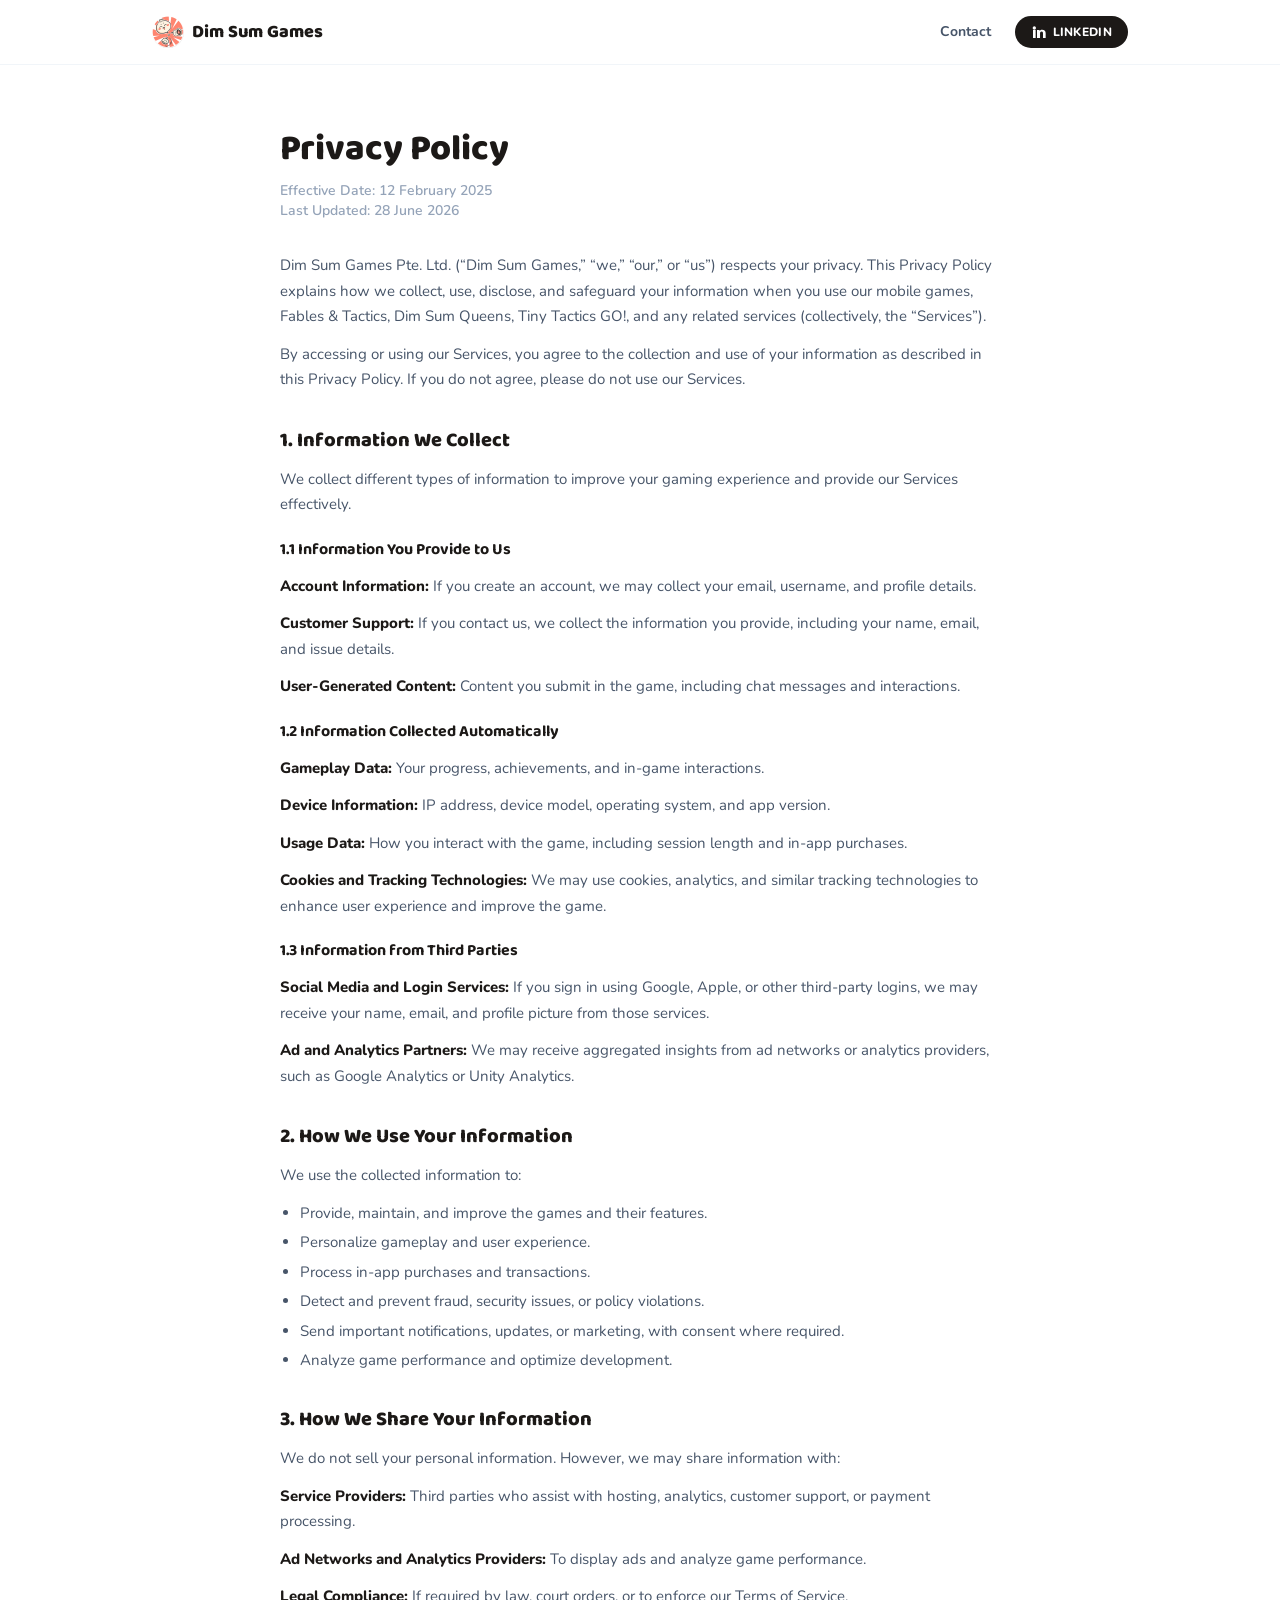
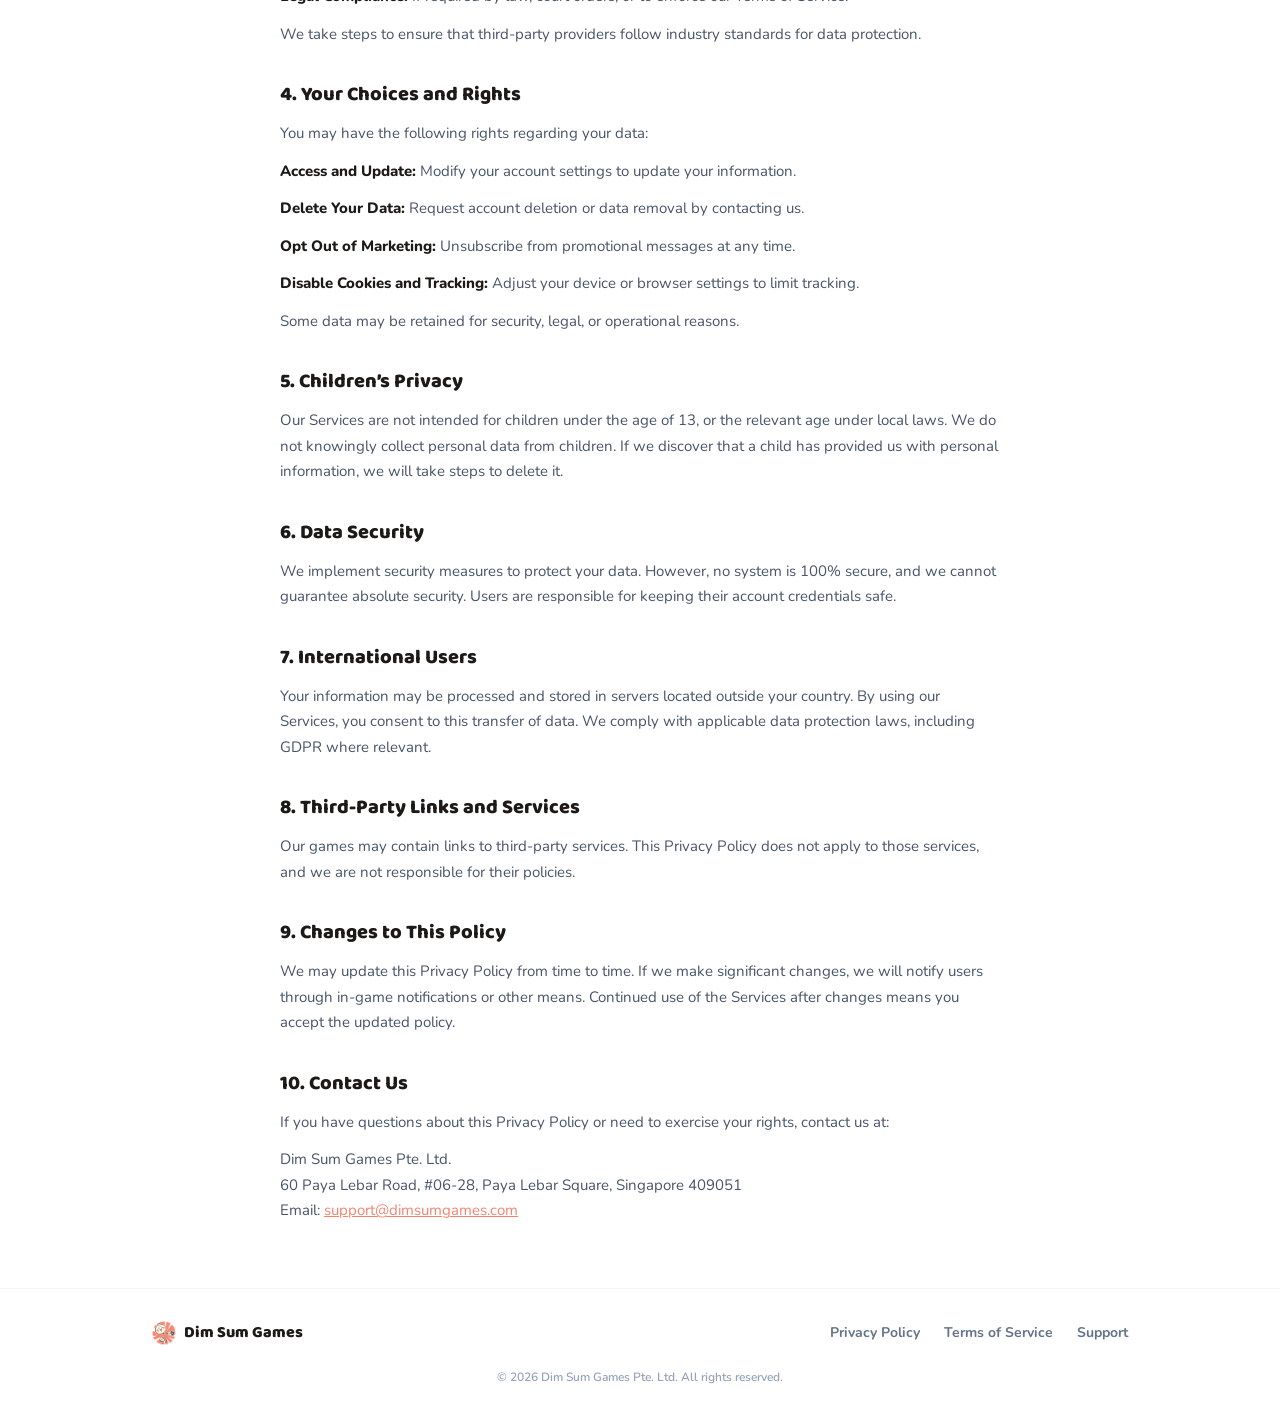
<file: privacypolicy.html>
<!DOCTYPE html>
<html lang="en" class="scroll-smooth">
<head>
  <meta charset="UTF-8" />
  <meta name="viewport" content="width=device-width, initial-scale=1.0" />
  <title>Privacy Policy | Dim Sum Games</title>
  <meta name="description" content="Privacy Policy for Dim Sum Games Pte. Ltd., covering how we collect, use, and safeguard your information across our mobile games and services." />
  <meta name="theme-color" content="#ffffff" />
  <meta name="robots" content="index, follow" />

  <!-- Favicon -->
  <link rel="icon" type="image/png" href="/assets/favicon.png" />
  <link rel="apple-touch-icon" href="/assets/favicon.png" />

  <!-- Compiled Tailwind CSS (no runtime CDN) -->
  <link rel="stylesheet" href="/styles.css" />
  <link rel="preconnect" href="https://fonts.googleapis.com" />
  <link rel="preconnect" href="https://fonts.gstatic.com" crossorigin />
  <link href="https://fonts.googleapis.com/css2?family=Baloo+2:wght@600;700;800&family=Nunito:wght@400;600;700;800&display=swap" rel="stylesheet" />

  <style>
    body { font-family: 'Nunito', system-ui, sans-serif; }
    .font-display { font-family: 'Baloo 2', system-ui, sans-serif; }
    /* Legal content typography */
    .legal h2 { font-family: 'Baloo 2', system-ui, sans-serif; font-weight: 800; font-size: 1.25rem; margin-top: 2rem; }
    .legal h3 { font-family: 'Baloo 2', system-ui, sans-serif; font-weight: 700; font-size: 1rem; margin-top: 1.25rem; }
    .legal p { margin-top: 0.75rem; color: #475569; line-height: 1.7; }
    .legal ul { margin-top: 0.75rem; padding-left: 1.25rem; list-style: disc; color: #475569; }
    .legal li { margin-top: 0.35rem; line-height: 1.6; }
    .legal a { color: #f2836f; text-decoration: underline; }
    .legal .term { font-weight: 800; color: #1c1917; }
  </style>
</head>

<body class="bg-white text-ink font-body antialiased">

  <!-- ===== Nav ===== -->
  <header class="sticky top-0 z-50 border-b border-slate-100 bg-white/90 backdrop-blur">
    <div class="mx-auto flex h-16 max-w-5xl items-center justify-between px-6">
      <a href="/" class="flex items-center gap-2 font-display text-lg font-extrabold">
        <img src="/assets/logo-icon.png" alt="" width="32" height="32" class="h-8 w-8" />
        <span>Dim Sum Games</span>
      </a>
      <nav class="flex items-center gap-6 text-sm font-bold text-slate-600">
        <a href="/#contact" class="hidden transition-colors hover:text-coral sm:inline">Contact</a>
        <a href="https://www.linkedin.com/company/dim-sum-games/" target="_blank" rel="noopener"
           class="inline-flex items-center gap-1.5 rounded-full bg-ink px-4 py-2 text-xs font-extrabold uppercase tracking-wide text-white transition-opacity hover:opacity-90">
          <svg viewBox="0 0 24 24" class="h-4 w-4" fill="currentColor"><path d="M4.98 3.5a2.5 2.5 0 1 1 0 5 2.5 2.5 0 0 1 0-5ZM3 9h4v12H3V9Zm6 0h3.8v1.65h.05c.53-1 1.83-2.05 3.76-2.05C20.4 8.6 22 10.6 22 14v7h-4v-6.2c0-1.48-.03-3.38-2.06-3.38-2.06 0-2.38 1.6-2.38 3.27V21H9V9Z"/></svg>
          LinkedIn
        </a>
      </nav>
    </div>
  </header>

  <!-- ===== Content ===== -->
  <main class="mx-auto max-w-3xl px-6 py-12 sm:py-16">
    <h1 class="font-display text-3xl font-extrabold sm:text-4xl">Privacy Policy</h1>
    <div class="mt-3 text-sm font-semibold text-slate-400">
      <p>Effective Date: 12 February 2025</p>
      <p>Last Updated: 28 June 2026</p>
    </div>

    <div class="legal mt-8 text-[15px]">
      <p>Dim Sum Games Pte. Ltd. (“Dim Sum Games,” “we,” “our,” or “us”) respects your privacy. This Privacy Policy explains how we collect, use, disclose, and safeguard your information when you use our mobile games, Fables &amp; Tactics, Dim Sum Queens, Tiny Tactics GO!, and any related services (collectively, the “Services”).</p>
      <p>By accessing or using our Services, you agree to the collection and use of your information as described in this Privacy Policy. If you do not agree, please do not use our Services.</p>

      <h2>1. Information We Collect</h2>
      <p>We collect different types of information to improve your gaming experience and provide our Services effectively.</p>

      <h3>1.1 Information You Provide to Us</h3>
      <p><span class="term">Account Information:</span> If you create an account, we may collect your email, username, and profile details.</p>
      <p><span class="term">Customer Support:</span> If you contact us, we collect the information you provide, including your name, email, and issue details.</p>
      <p><span class="term">User-Generated Content:</span> Content you submit in the game, including chat messages and interactions.</p>

      <h3>1.2 Information Collected Automatically</h3>
      <p><span class="term">Gameplay Data:</span> Your progress, achievements, and in-game interactions.</p>
      <p><span class="term">Device Information:</span> IP address, device model, operating system, and app version.</p>
      <p><span class="term">Usage Data:</span> How you interact with the game, including session length and in-app purchases.</p>
      <p><span class="term">Cookies and Tracking Technologies:</span> We may use cookies, analytics, and similar tracking technologies to enhance user experience and improve the game.</p>

      <h3>1.3 Information from Third Parties</h3>
      <p><span class="term">Social Media and Login Services:</span> If you sign in using Google, Apple, or other third-party logins, we may receive your name, email, and profile picture from those services.</p>
      <p><span class="term">Ad and Analytics Partners:</span> We may receive aggregated insights from ad networks or analytics providers, such as Google Analytics or Unity Analytics.</p>

      <h2>2. How We Use Your Information</h2>
      <p>We use the collected information to:</p>
      <ul>
        <li>Provide, maintain, and improve the games and their features.</li>
        <li>Personalize gameplay and user experience.</li>
        <li>Process in-app purchases and transactions.</li>
        <li>Detect and prevent fraud, security issues, or policy violations.</li>
        <li>Send important notifications, updates, or marketing, with consent where required.</li>
        <li>Analyze game performance and optimize development.</li>
      </ul>

      <h2>3. How We Share Your Information</h2>
      <p>We do not sell your personal information. However, we may share information with:</p>
      <p><span class="term">Service Providers:</span> Third parties who assist with hosting, analytics, customer support, or payment processing.</p>
      <p><span class="term">Ad Networks and Analytics Providers:</span> To display ads and analyze game performance.</p>
      <p><span class="term">Legal Compliance:</span> If required by law, court orders, or to enforce our Terms of Service.</p>
      <p>We take steps to ensure that third-party providers follow industry standards for data protection.</p>

      <h2>4. Your Choices and Rights</h2>
      <p>You may have the following rights regarding your data:</p>
      <p><span class="term">Access and Update:</span> Modify your account settings to update your information.</p>
      <p><span class="term">Delete Your Data:</span> Request account deletion or data removal by contacting us.</p>
      <p><span class="term">Opt Out of Marketing:</span> Unsubscribe from promotional messages at any time.</p>
      <p><span class="term">Disable Cookies and Tracking:</span> Adjust your device or browser settings to limit tracking.</p>
      <p>Some data may be retained for security, legal, or operational reasons.</p>

      <h2>5. Children’s Privacy</h2>
      <p>Our Services are not intended for children under the age of 13, or the relevant age under local laws. We do not knowingly collect personal data from children. If we discover that a child has provided us with personal information, we will take steps to delete it.</p>

      <h2>6. Data Security</h2>
      <p>We implement security measures to protect your data. However, no system is 100% secure, and we cannot guarantee absolute security. Users are responsible for keeping their account credentials safe.</p>

      <h2>7. International Users</h2>
      <p>Your information may be processed and stored in servers located outside your country. By using our Services, you consent to this transfer of data. We comply with applicable data protection laws, including GDPR where relevant.</p>

      <h2>8. Third-Party Links and Services</h2>
      <p>Our games may contain links to third-party services. This Privacy Policy does not apply to those services, and we are not responsible for their policies.</p>

      <h2>9. Changes to This Policy</h2>
      <p>We may update this Privacy Policy from time to time. If we make significant changes, we will notify users through in-game notifications or other means. Continued use of the Services after changes means you accept the updated policy.</p>

      <h2>10. Contact Us</h2>
      <p>If you have questions about this Privacy Policy or need to exercise your rights, contact us at:</p>
      <p>
        Dim Sum Games Pte. Ltd.<br />
        60 Paya Lebar Road, #06-28, Paya Lebar Square, Singapore 409051<br />
        Email: <a href="mailto:support@dimsumgames.com">support@dimsumgames.com</a>
      </p>
    </div>
  </main>

  <!-- ===== Footer ===== -->
  <footer class="border-t border-slate-100">
    <div class="mx-auto max-w-5xl px-6 py-8">
      <div class="flex flex-col items-center gap-4 sm:flex-row sm:justify-between">
        <a href="/" class="flex items-center gap-2 font-display font-extrabold">
          <img src="/assets/logo-icon.png" alt="" width="24" height="24" class="h-6 w-6" /> Dim Sum Games
        </a>
        <nav class="flex flex-wrap items-center justify-center gap-x-6 gap-y-2 text-sm font-bold text-slate-500">
          <a href="/privacypolicy" class="transition-colors hover:text-coral">Privacy Policy</a>
          <a href="/termsofservice" class="transition-colors hover:text-coral">Terms of Service</a>
          <a id="supportLink" href="mailto:support@dimsumgames.com" class="transition-colors hover:text-coral">Support</a>
        </nav>
      </div>
      <p class="mt-6 text-center text-xs font-semibold text-slate-400">
        © <span id="year"></span> Dim Sum Games Pte. Ltd. All rights reserved.
      </p>
    </div>
  </footer>

  <script>
    document.getElementById('year').textContent = new Date().getFullYear();
  </script>
</body>
</html>
</file>
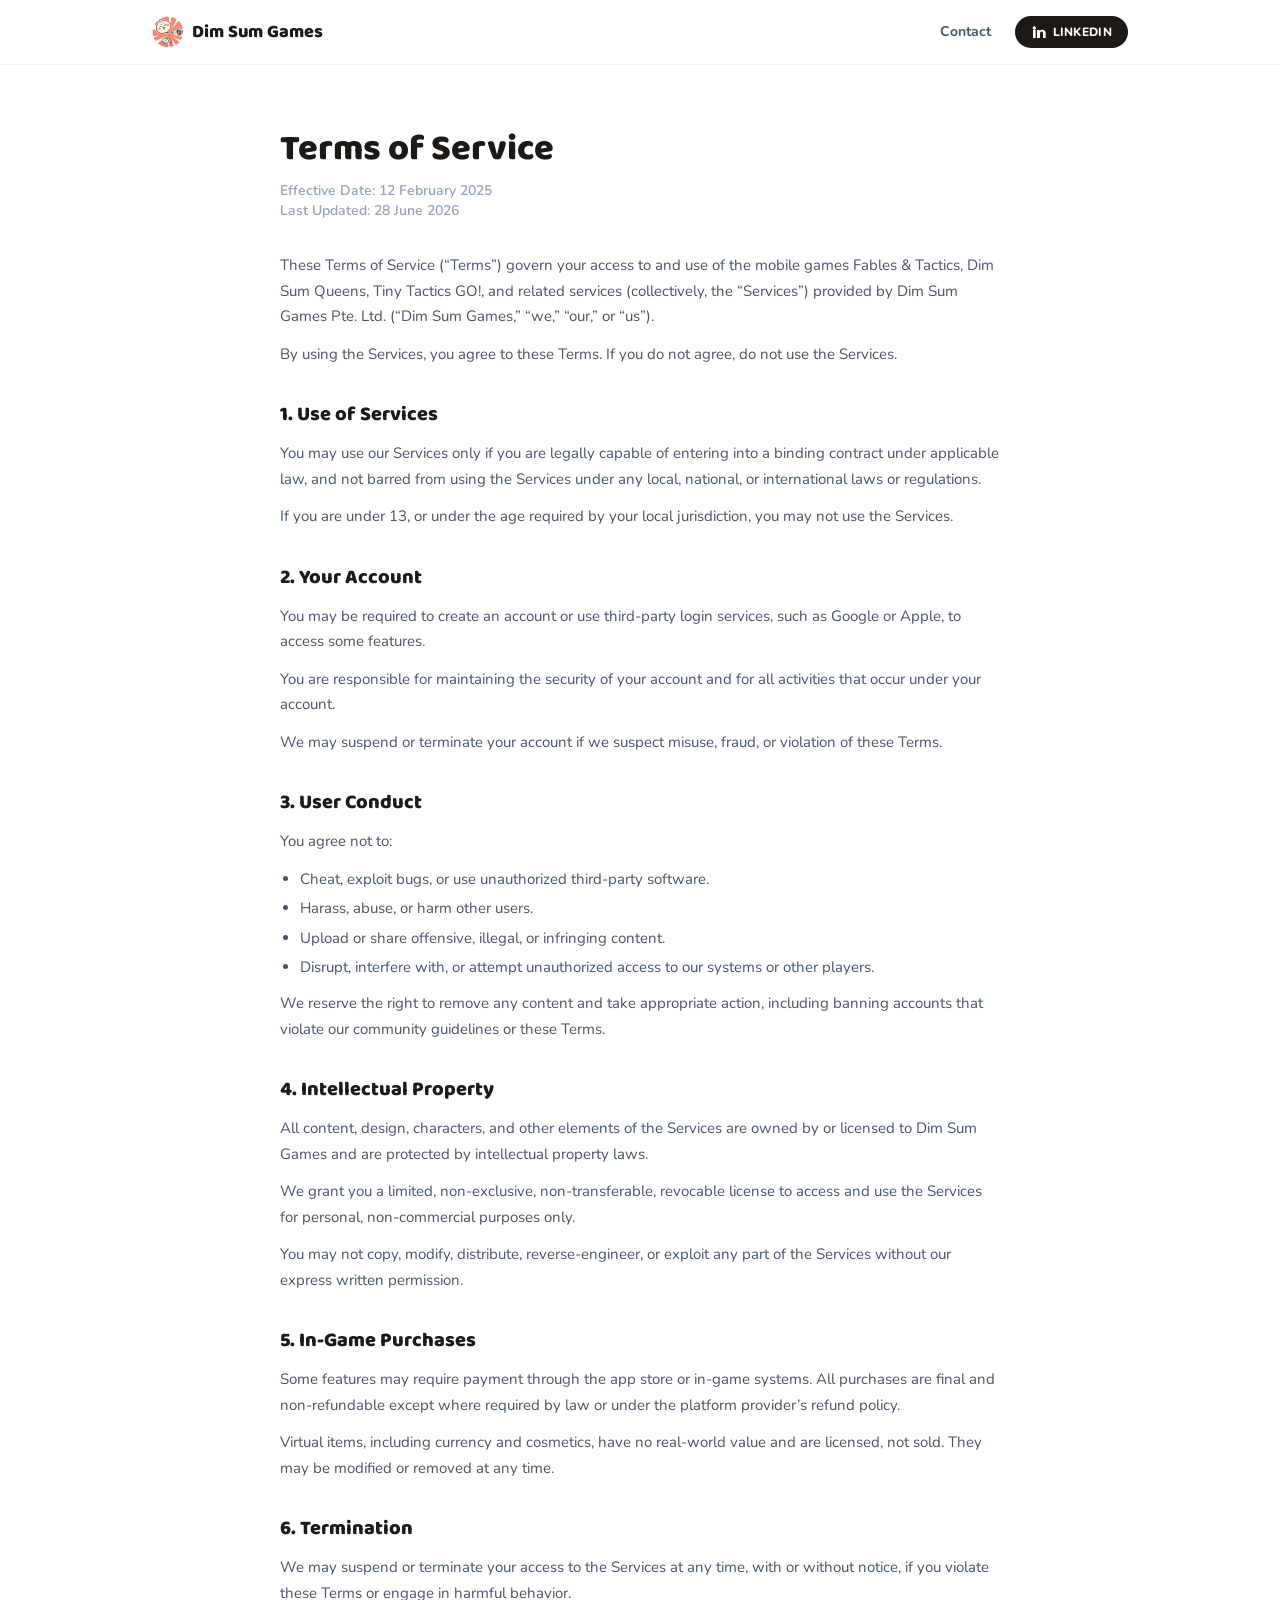
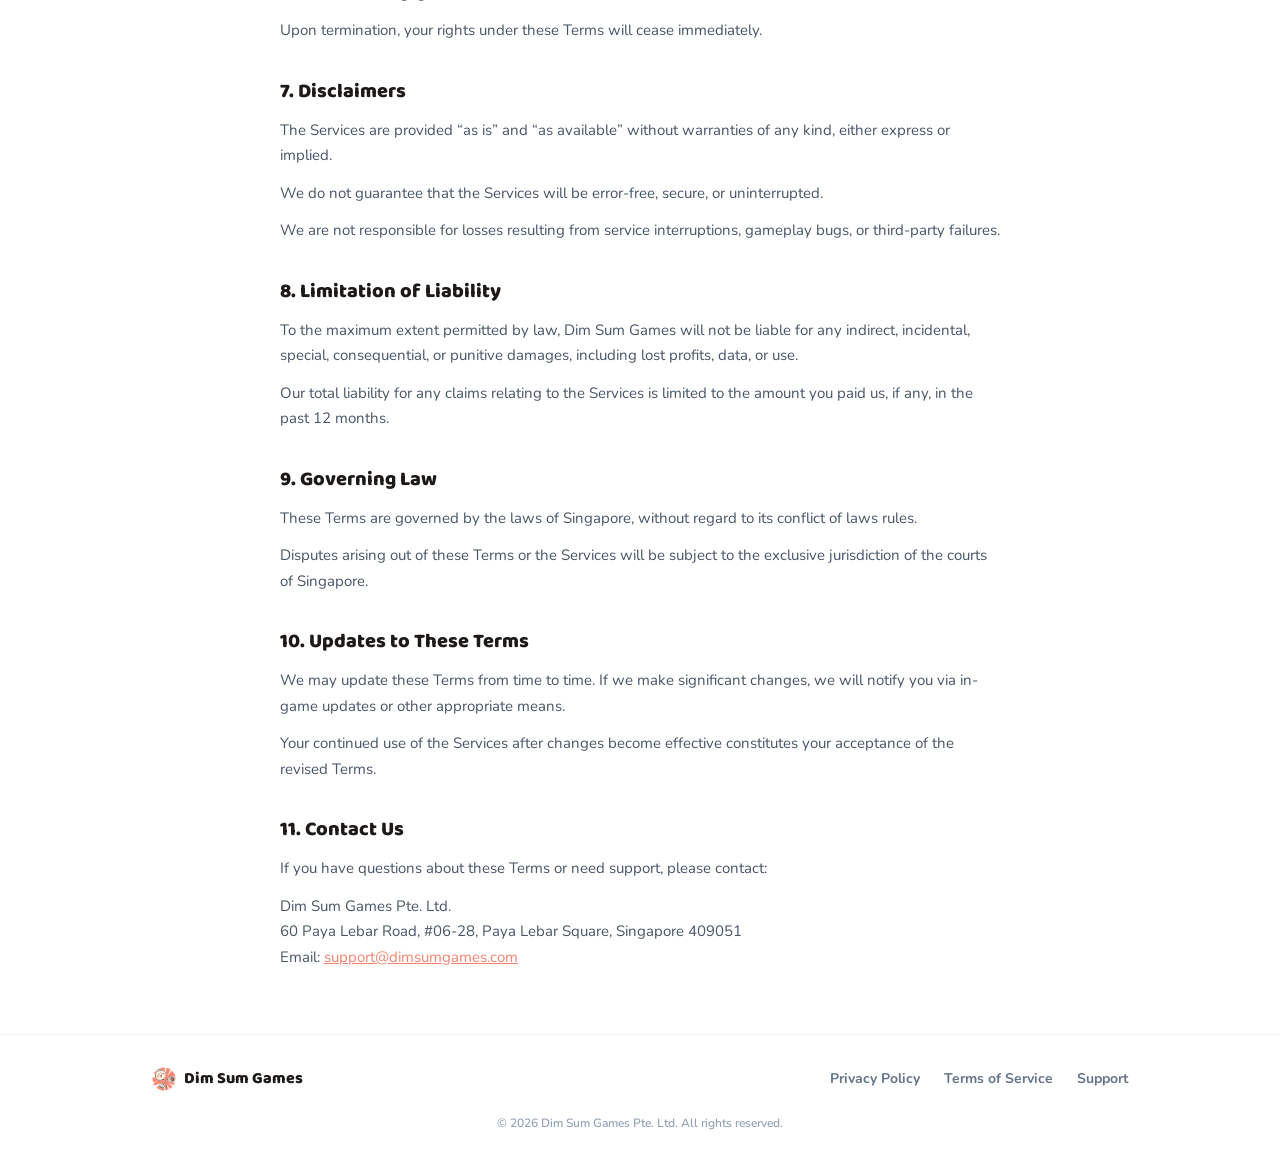
<file: termsofservice.html>
<!DOCTYPE html>
<html lang="en" class="scroll-smooth">
<head>
  <meta charset="UTF-8" />
  <meta name="viewport" content="width=device-width, initial-scale=1.0" />
  <title>Terms of Service | Dim Sum Games</title>
  <meta name="description" content="Terms of Service for Dim Sum Games Pte. Ltd. and its mobile games and related services." />
  <meta name="theme-color" content="#ffffff" />
  <meta name="robots" content="index, follow" />

  <!-- Favicon -->
  <link rel="icon" type="image/png" href="/assets/favicon.png" />
  <link rel="apple-touch-icon" href="/assets/favicon.png" />

  <!-- Compiled Tailwind CSS (no runtime CDN) -->
  <link rel="stylesheet" href="/styles.css" />
  <link rel="preconnect" href="https://fonts.googleapis.com" />
  <link rel="preconnect" href="https://fonts.gstatic.com" crossorigin />
  <link href="https://fonts.googleapis.com/css2?family=Baloo+2:wght@600;700;800&family=Nunito:wght@400;600;700;800&display=swap" rel="stylesheet" />

  <style>
    body { font-family: 'Nunito', system-ui, sans-serif; }
    .font-display { font-family: 'Baloo 2', system-ui, sans-serif; }
    /* Legal content typography */
    .legal h2 { font-family: 'Baloo 2', system-ui, sans-serif; font-weight: 800; font-size: 1.25rem; margin-top: 2rem; }
    .legal p { margin-top: 0.75rem; color: #475569; line-height: 1.7; }
    .legal ul { margin-top: 0.75rem; padding-left: 1.25rem; list-style: disc; color: #475569; }
    .legal li { margin-top: 0.35rem; line-height: 1.6; }
    .legal a { color: #f2836f; text-decoration: underline; }
  </style>
</head>

<body class="bg-white text-ink font-body antialiased">

  <!-- ===== Nav ===== -->
  <header class="sticky top-0 z-50 border-b border-slate-100 bg-white/90 backdrop-blur">
    <div class="mx-auto flex h-16 max-w-5xl items-center justify-between px-6">
      <a href="/" class="flex items-center gap-2 font-display text-lg font-extrabold">
        <img src="/assets/logo-icon.png" alt="" width="32" height="32" class="h-8 w-8" />
        <span>Dim Sum Games</span>
      </a>
      <nav class="flex items-center gap-6 text-sm font-bold text-slate-600">
        <a href="/#contact" class="hidden transition-colors hover:text-coral sm:inline">Contact</a>
        <a href="https://www.linkedin.com/company/dim-sum-games/" target="_blank" rel="noopener"
           class="inline-flex items-center gap-1.5 rounded-full bg-ink px-4 py-2 text-xs font-extrabold uppercase tracking-wide text-white transition-opacity hover:opacity-90">
          <svg viewBox="0 0 24 24" class="h-4 w-4" fill="currentColor"><path d="M4.98 3.5a2.5 2.5 0 1 1 0 5 2.5 2.5 0 0 1 0-5ZM3 9h4v12H3V9Zm6 0h3.8v1.65h.05c.53-1 1.83-2.05 3.76-2.05C20.4 8.6 22 10.6 22 14v7h-4v-6.2c0-1.48-.03-3.38-2.06-3.38-2.06 0-2.38 1.6-2.38 3.27V21H9V9Z"/></svg>
          LinkedIn
        </a>
      </nav>
    </div>
  </header>

  <!-- ===== Content ===== -->
  <main class="mx-auto max-w-3xl px-6 py-12 sm:py-16">
    <h1 class="font-display text-3xl font-extrabold sm:text-4xl">Terms of Service</h1>
    <div class="mt-3 text-sm font-semibold text-slate-400">
      <p>Effective Date: 12 February 2025</p>
      <p>Last Updated: 28 June 2026</p>
    </div>

    <div class="legal mt-8 text-[15px]">
      <p>These Terms of Service (“Terms”) govern your access to and use of the mobile games Fables &amp; Tactics, Dim Sum Queens, Tiny Tactics GO!, and related services (collectively, the “Services”) provided by Dim Sum Games Pte. Ltd. (“Dim Sum Games,” “we,” “our,” or “us”).</p>
      <p>By using the Services, you agree to these Terms. If you do not agree, do not use the Services.</p>

      <h2>1. Use of Services</h2>
      <p>You may use our Services only if you are legally capable of entering into a binding contract under applicable law, and not barred from using the Services under any local, national, or international laws or regulations.</p>
      <p>If you are under 13, or under the age required by your local jurisdiction, you may not use the Services.</p>

      <h2>2. Your Account</h2>
      <p>You may be required to create an account or use third-party login services, such as Google or Apple, to access some features.</p>
      <p>You are responsible for maintaining the security of your account and for all activities that occur under your account.</p>
      <p>We may suspend or terminate your account if we suspect misuse, fraud, or violation of these Terms.</p>

      <h2>3. User Conduct</h2>
      <p>You agree not to:</p>
      <ul>
        <li>Cheat, exploit bugs, or use unauthorized third-party software.</li>
        <li>Harass, abuse, or harm other users.</li>
        <li>Upload or share offensive, illegal, or infringing content.</li>
        <li>Disrupt, interfere with, or attempt unauthorized access to our systems or other players.</li>
      </ul>
      <p>We reserve the right to remove any content and take appropriate action, including banning accounts that violate our community guidelines or these Terms.</p>

      <h2>4. Intellectual Property</h2>
      <p>All content, design, characters, and other elements of the Services are owned by or licensed to Dim Sum Games and are protected by intellectual property laws.</p>
      <p>We grant you a limited, non-exclusive, non-transferable, revocable license to access and use the Services for personal, non-commercial purposes only.</p>
      <p>You may not copy, modify, distribute, reverse-engineer, or exploit any part of the Services without our express written permission.</p>

      <h2>5. In-Game Purchases</h2>
      <p>Some features may require payment through the app store or in-game systems. All purchases are final and non-refundable except where required by law or under the platform provider’s refund policy.</p>
      <p>Virtual items, including currency and cosmetics, have no real-world value and are licensed, not sold. They may be modified or removed at any time.</p>

      <h2>6. Termination</h2>
      <p>We may suspend or terminate your access to the Services at any time, with or without notice, if you violate these Terms or engage in harmful behavior.</p>
      <p>Upon termination, your rights under these Terms will cease immediately.</p>

      <h2>7. Disclaimers</h2>
      <p>The Services are provided “as is” and “as available” without warranties of any kind, either express or implied.</p>
      <p>We do not guarantee that the Services will be error-free, secure, or uninterrupted.</p>
      <p>We are not responsible for losses resulting from service interruptions, gameplay bugs, or third-party failures.</p>

      <h2>8. Limitation of Liability</h2>
      <p>To the maximum extent permitted by law, Dim Sum Games will not be liable for any indirect, incidental, special, consequential, or punitive damages, including lost profits, data, or use.</p>
      <p>Our total liability for any claims relating to the Services is limited to the amount you paid us, if any, in the past 12 months.</p>

      <h2>9. Governing Law</h2>
      <p>These Terms are governed by the laws of Singapore, without regard to its conflict of laws rules.</p>
      <p>Disputes arising out of these Terms or the Services will be subject to the exclusive jurisdiction of the courts of Singapore.</p>

      <h2>10. Updates to These Terms</h2>
      <p>We may update these Terms from time to time. If we make significant changes, we will notify you via in-game updates or other appropriate means.</p>
      <p>Your continued use of the Services after changes become effective constitutes your acceptance of the revised Terms.</p>

      <h2>11. Contact Us</h2>
      <p>If you have questions about these Terms or need support, please contact:</p>
      <p>
        Dim Sum Games Pte. Ltd.<br />
        60 Paya Lebar Road, #06-28, Paya Lebar Square, Singapore 409051<br />
        Email: <a href="mailto:support@dimsumgames.com">support@dimsumgames.com</a>
      </p>
    </div>
  </main>

  <!-- ===== Footer ===== -->
  <footer class="border-t border-slate-100">
    <div class="mx-auto max-w-5xl px-6 py-8">
      <div class="flex flex-col items-center gap-4 sm:flex-row sm:justify-between">
        <a href="/" class="flex items-center gap-2 font-display font-extrabold">
          <img src="/assets/logo-icon.png" alt="" width="24" height="24" class="h-6 w-6" /> Dim Sum Games
        </a>
        <nav class="flex flex-wrap items-center justify-center gap-x-6 gap-y-2 text-sm font-bold text-slate-500">
          <a href="/privacypolicy" class="transition-colors hover:text-coral">Privacy Policy</a>
          <a href="/termsofservice" class="transition-colors hover:text-coral">Terms of Service</a>
          <a id="supportLink" href="mailto:support@dimsumgames.com" class="transition-colors hover:text-coral">Support</a>
        </nav>
      </div>
      <p class="mt-6 text-center text-xs font-semibold text-slate-400">
        © <span id="year"></span> Dim Sum Games Pte. Ltd. All rights reserved.
      </p>
    </div>
  </footer>

  <script>
    document.getElementById('year').textContent = new Date().getFullYear();
  </script>
</body>
</html>
</file>
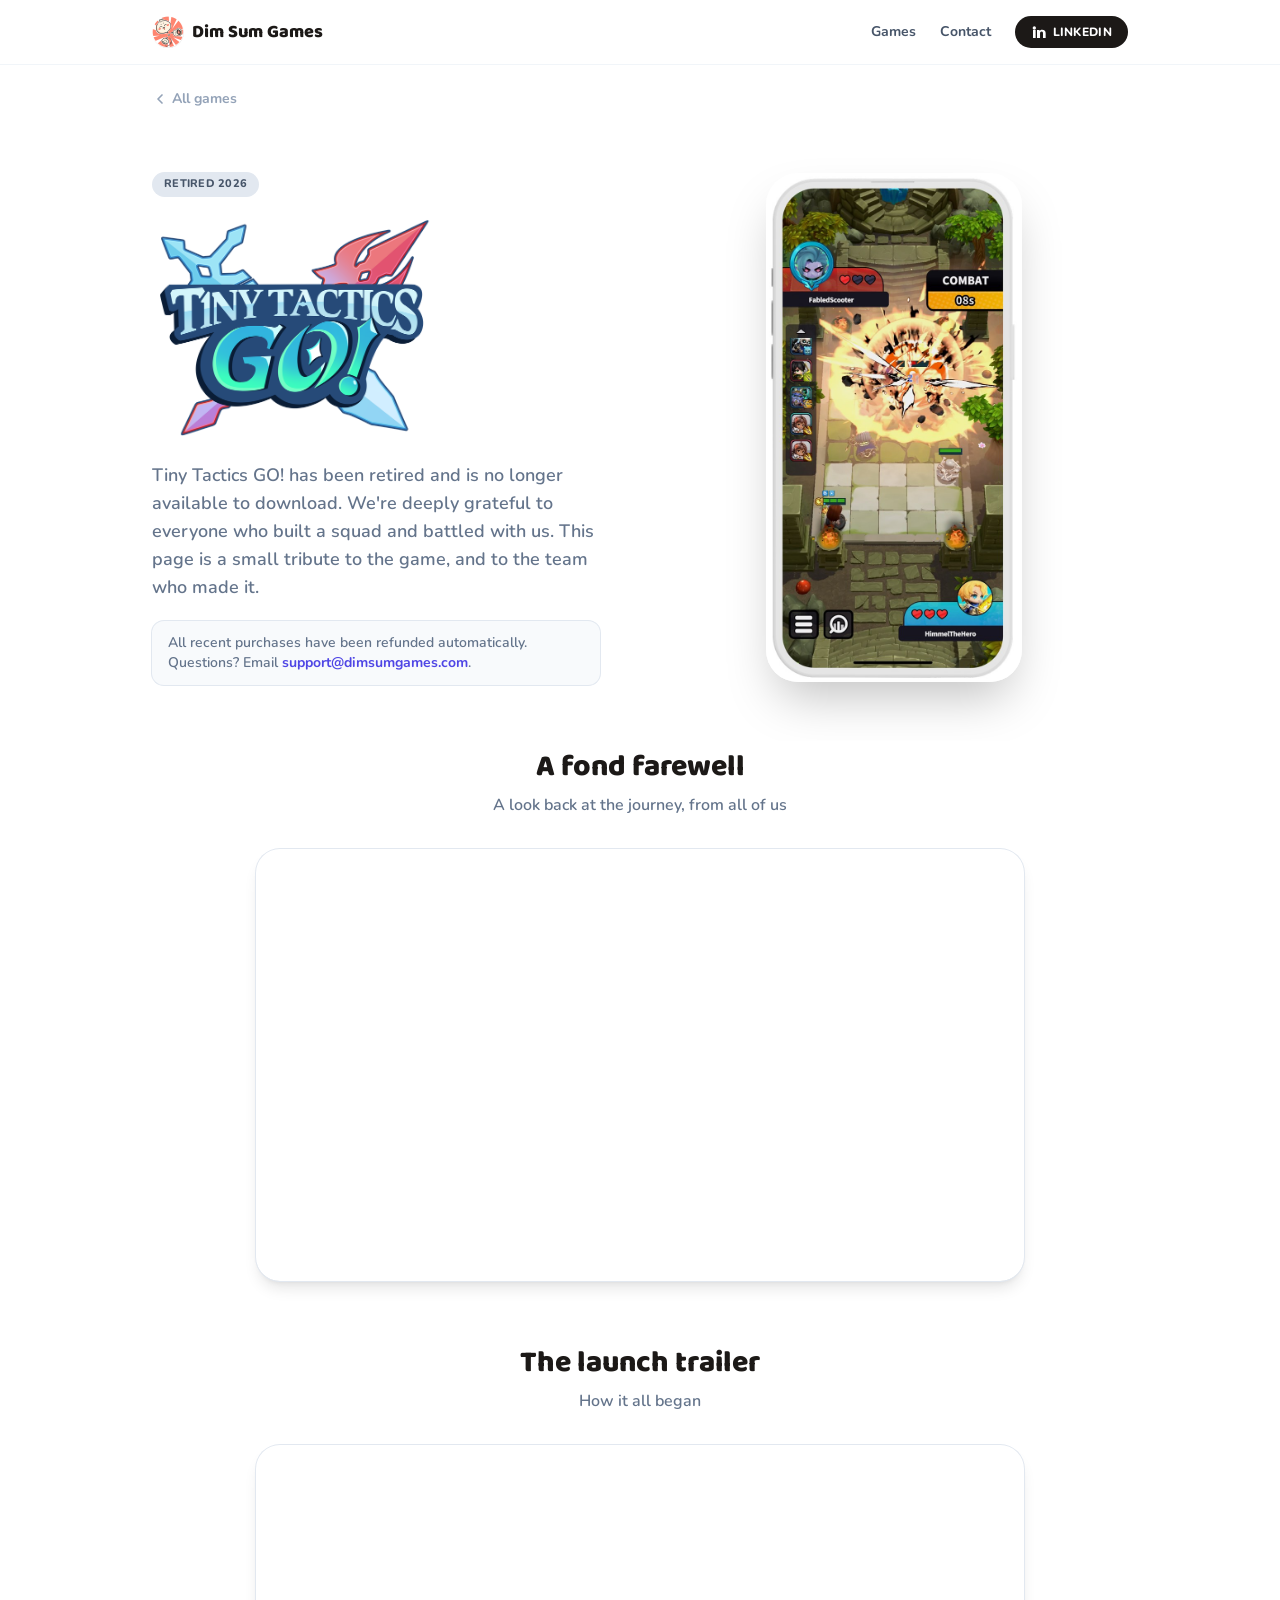
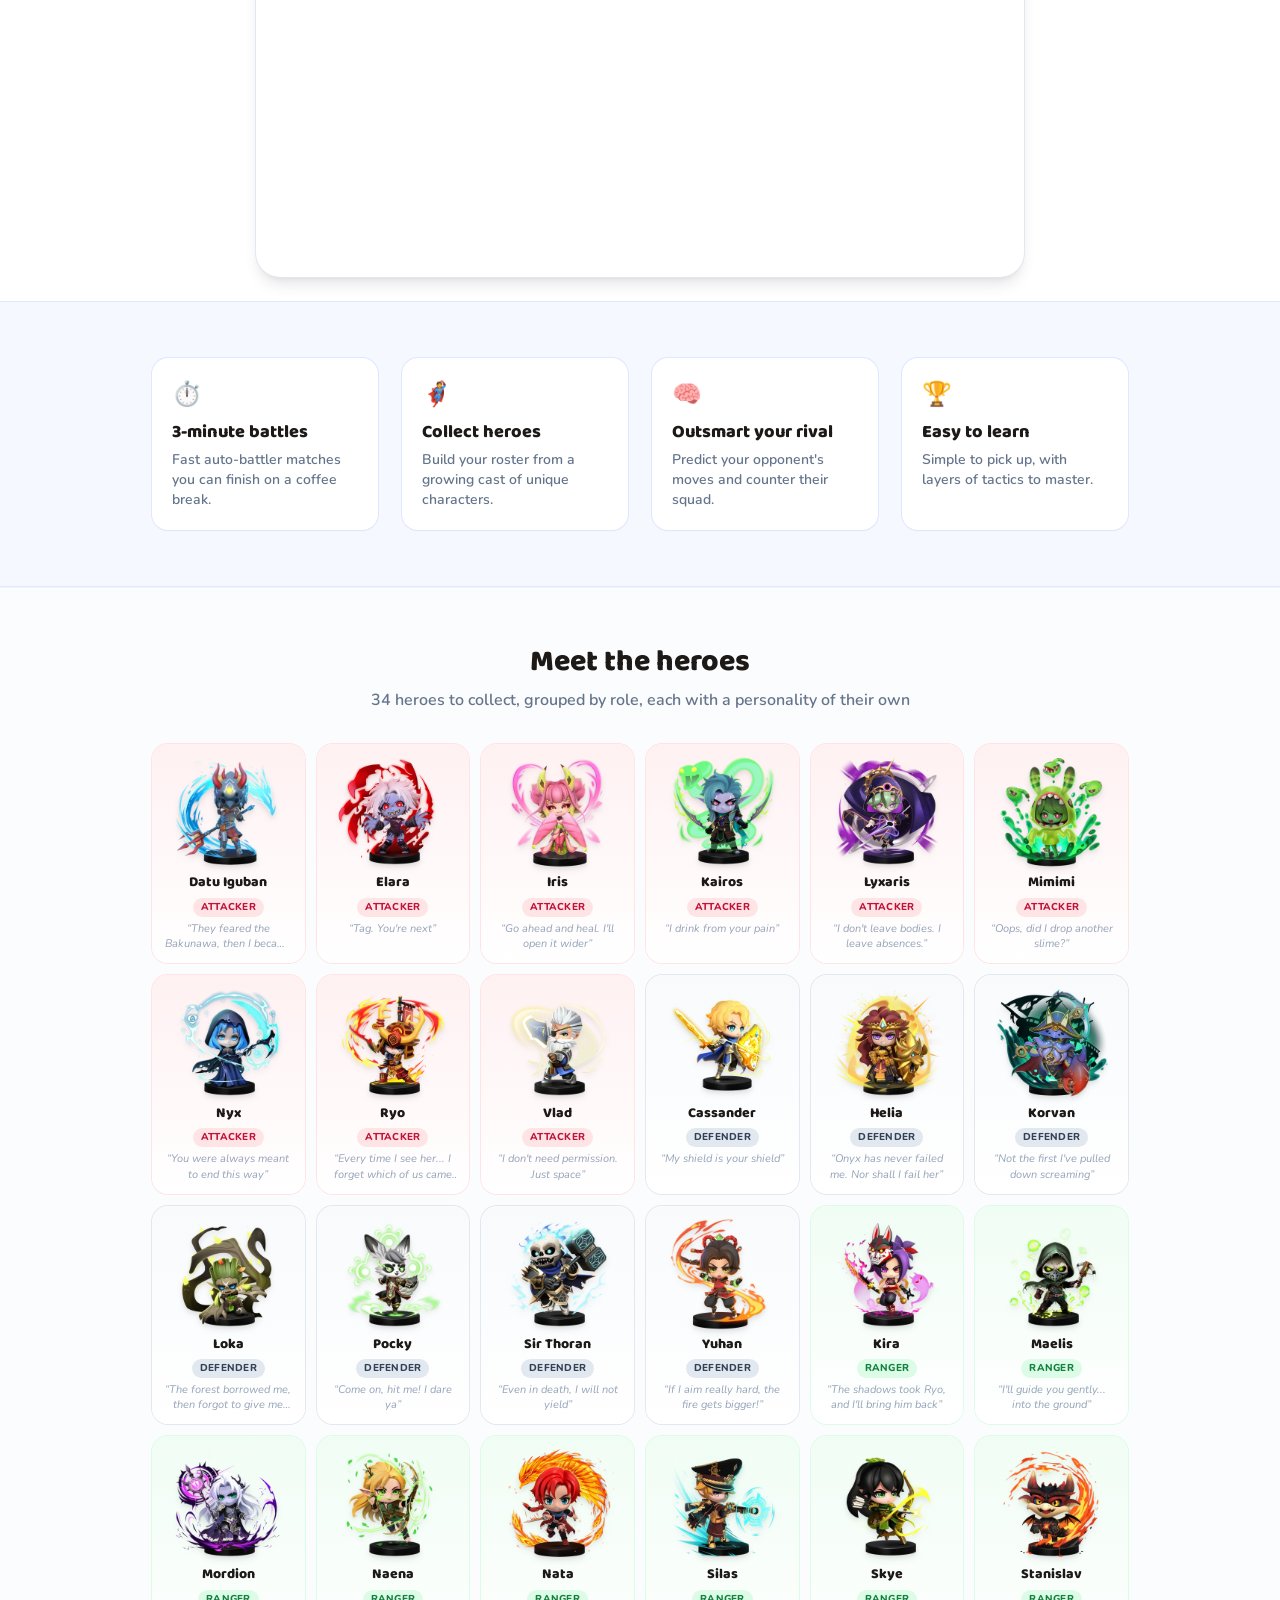
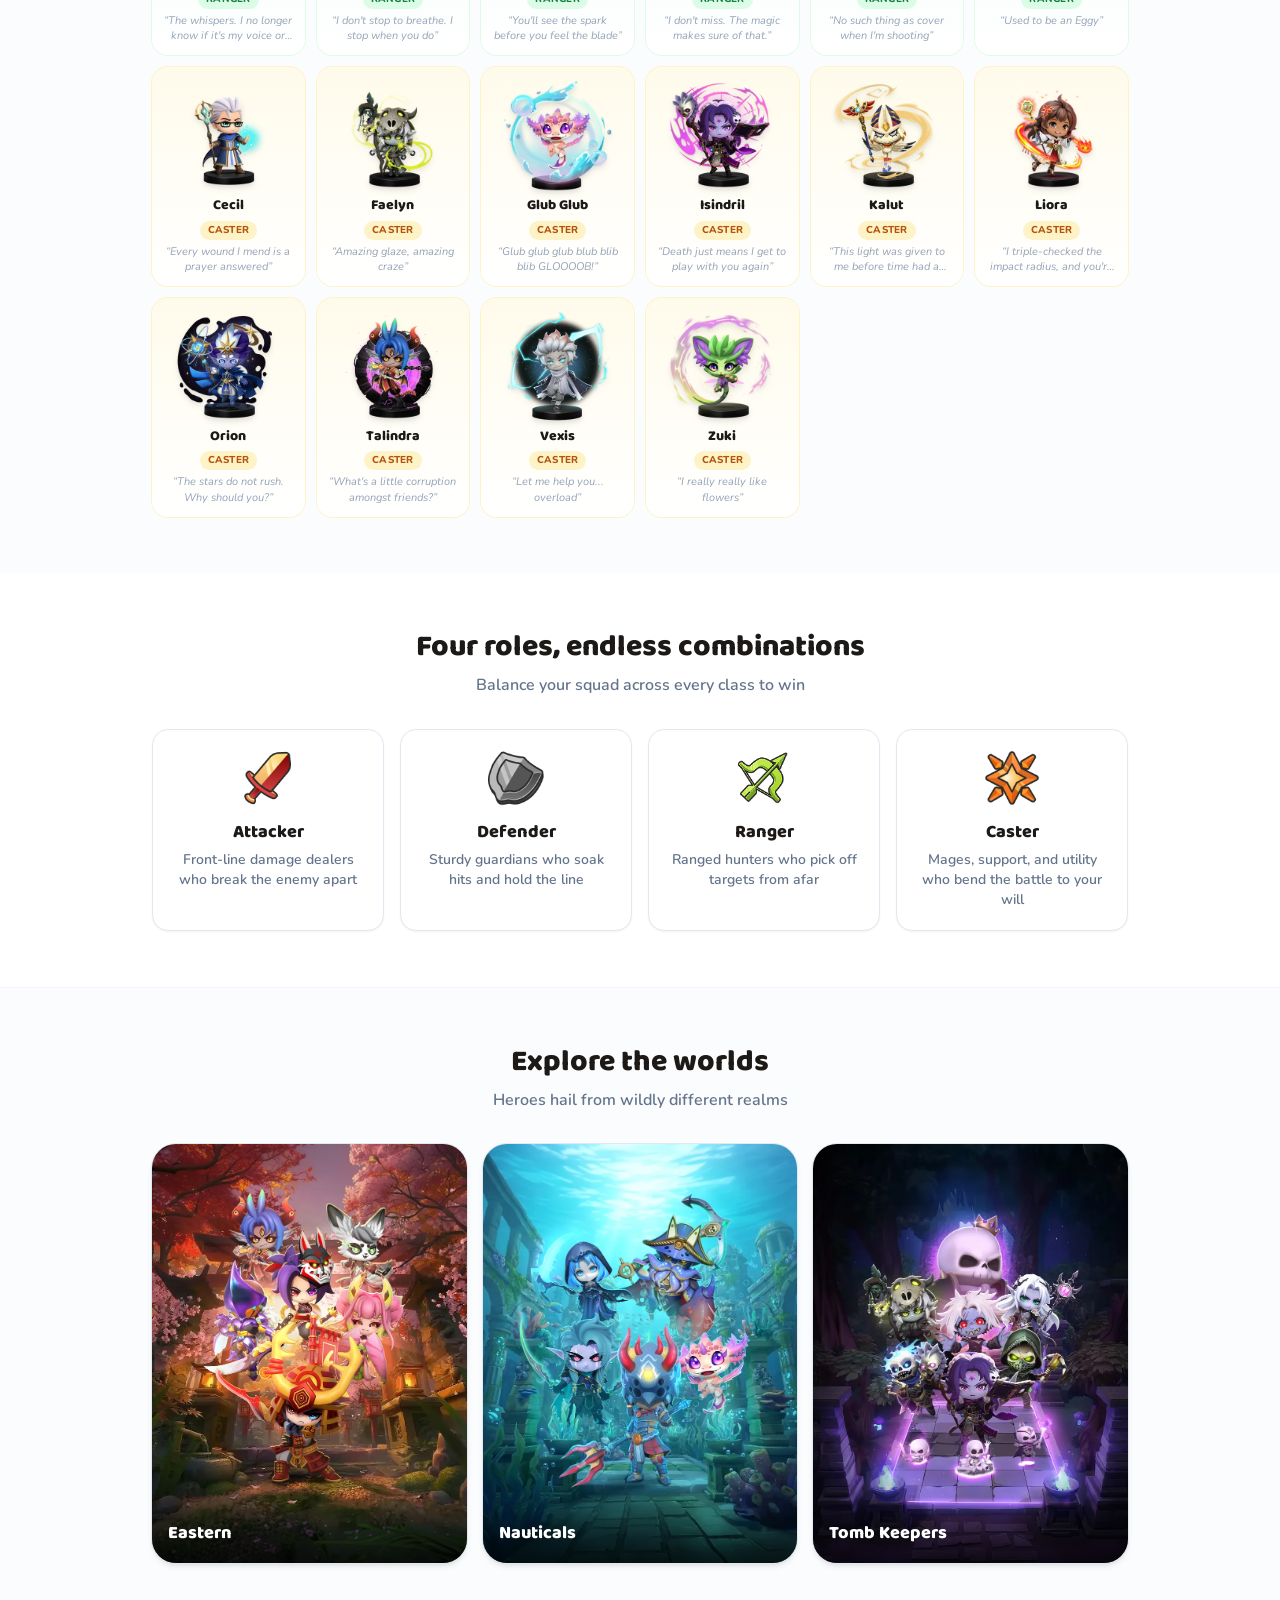
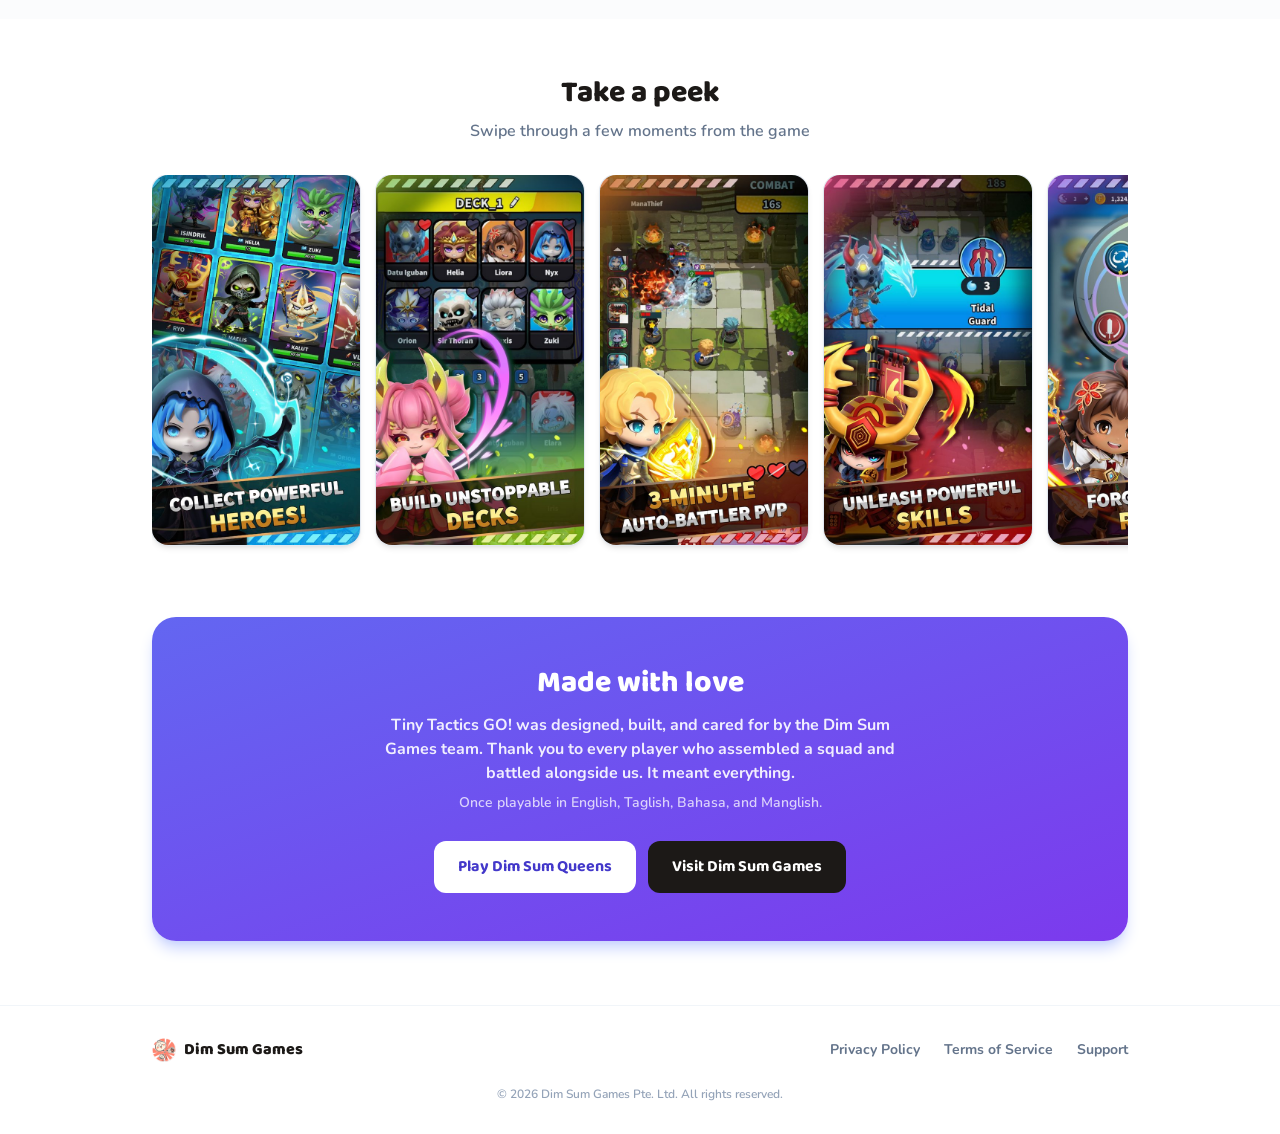
<file: tiny-tactics-go.html>
<!DOCTYPE html>
<html lang="en" class="scroll-smooth">
<head>
  <meta charset="UTF-8" />
  <meta name="viewport" content="width=device-width, initial-scale=1.0" />
  <title>Tiny Tactics GO! | Dim Sum Games</title>
  <meta name="description" content="Tiny Tactics GO! has been retired. A look back at our 3-minute auto-battler and a thank you to everyone who played." />
  <meta name="theme-color" content="#ffffff" />

  <!-- Open Graph -->
  <meta property="og:title" content="Tiny Tactics GO!" />
  <meta property="og:description" content="Tiny Tactics GO! has been retired. A look back and a thank you to everyone who played." />
  <meta property="og:type" content="website" />
  <meta property="og:url" content="https://dimsumgames.com/tiny-tactics-go" />
  <meta property="og:image" content="https://dimsumgames.com/assets/ttg/web/hero.jpg" />
  <meta name="twitter:card" content="summary_large_image" />

  <!-- Favicon -->
  <link rel="icon" type="image/png" href="/assets/favicon.png" />
  <link rel="apple-touch-icon" href="/assets/favicon.png" />

  <!-- Compiled Tailwind CSS (no runtime CDN) -->
  <link rel="stylesheet" href="/styles.css" />
  <link rel="preconnect" href="https://fonts.googleapis.com" />
  <link rel="preconnect" href="https://fonts.gstatic.com" crossorigin />
  <link href="https://fonts.googleapis.com/css2?family=Baloo+2:wght@600;700;800&family=Nunito:wght@400;600;700;800&display=swap" rel="stylesheet" />

  <style>
    body { font-family: 'Nunito', system-ui, sans-serif; }
    .font-display { font-family: 'Baloo 2', system-ui, sans-serif; }
    .no-scrollbar::-webkit-scrollbar { display: none; }
    .no-scrollbar { -ms-overflow-style: none; scrollbar-width: none; }
  </style>
</head>

<body class="bg-white text-ink font-body antialiased">

  <!-- ===== Nav ===== -->
  <header class="sticky top-0 z-50 border-b border-slate-100 bg-white/90 backdrop-blur">
    <div class="mx-auto flex h-16 max-w-5xl items-center justify-between px-6">
      <a href="/" class="flex items-center gap-2 font-display text-lg font-extrabold">
        <img src="/assets/logo-icon.png" alt="" width="32" height="32" class="h-8 w-8" />
        <span>Dim Sum Games</span>
      </a>
      <nav class="flex items-center gap-6 text-sm font-bold text-slate-600">
        <a href="/#games" class="hidden transition-colors hover:text-coral sm:inline">Games</a>
        <a href="/#contact" class="hidden transition-colors hover:text-coral sm:inline">Contact</a>
        <a href="https://www.linkedin.com/company/dim-sum-games/" target="_blank" rel="noopener"
           class="inline-flex items-center gap-1.5 rounded-full bg-ink px-4 py-2 text-xs font-extrabold uppercase tracking-wide text-white transition-opacity hover:opacity-90">
          <svg viewBox="0 0 24 24" class="h-4 w-4" fill="currentColor"><path d="M4.98 3.5a2.5 2.5 0 1 1 0 5 2.5 2.5 0 0 1 0-5ZM3 9h4v12H3V9Zm6 0h3.8v1.65h.05c.53-1 1.83-2.05 3.76-2.05C20.4 8.6 22 10.6 22 14v7h-4v-6.2c0-1.48-.03-3.38-2.06-3.38-2.06 0-2.38 1.6-2.38 3.27V21H9V9Z"/></svg>
          LinkedIn
        </a>
      </nav>
    </div>
  </header>

  <main>
    <!-- Breadcrumb -->
    <div class="mx-auto max-w-5xl px-6 pt-6">
      <a href="/#games" class="inline-flex items-center gap-1 text-sm font-bold text-slate-400 transition-colors hover:text-coral">
        <svg viewBox="0 0 24 24" class="h-4 w-4" fill="none" stroke="currentColor" stroke-width="2.5" stroke-linecap="round" stroke-linejoin="round"><path d="M15 18l-6-6 6-6"/></svg>
        All games
      </a>
    </div>

    <!-- ===== Hero ===== -->
    <section class="overflow-hidden">
      <div class="mx-auto grid max-w-5xl items-center gap-10 px-6 py-10 sm:py-14 lg:grid-cols-2">
        <div class="text-center lg:text-left">
          <span class="inline-block rounded-full bg-slate-200 px-3 py-1 text-[11px] font-extrabold uppercase tracking-wide text-slate-600">Retired 2026</span>
          <h1 class="mt-4">
            <img src="/assets/ttg/web/logo.png" alt="Tiny Tactics GO!" width="420" height="339" class="mx-auto w-64 sm:w-72 lg:mx-0" />
          </h1>
          <p class="mx-auto mt-4 max-w-md text-lg font-semibold text-slate-500 lg:mx-0">
            Tiny Tactics GO! has been retired and is no longer available to download. We're deeply grateful to everyone who built a squad and battled with us. This page is a small tribute to the game, and to the team who made it.
          </p>
          <p class="mx-auto mt-5 max-w-md rounded-xl bg-slate-50 px-4 py-3 text-sm font-semibold text-slate-500 ring-1 ring-slate-200 lg:mx-0">
            All recent purchases have been refunded automatically. Questions? Email <a href="mailto:support@dimsumgames.com" class="font-bold text-indigo-600 hover:underline">support@dimsumgames.com</a>.
          </p>
        </div>

        <div class="flex justify-center">
          <img src="/assets/ttg/web/mockup.jpg" alt="Tiny Tactics GO! combat on a phone" width="620" height="1233" class="w-56 rounded-[2rem] shadow-2xl sm:w-64" />
        </div>
      </div>
    </section>

    <!-- ===== Farewell video ===== -->
    <section class="mx-auto max-w-5xl px-6 pb-6 pt-2 sm:pb-10">
      <div class="text-center">
        <h2 class="font-display text-2xl font-extrabold sm:text-3xl">A fond farewell</h2>
        <p class="mt-2 font-semibold text-slate-500">A look back at the journey, from all of us</p>
      </div>
      <div class="mx-auto mt-8 aspect-video max-w-3xl overflow-hidden rounded-3xl shadow-lg ring-1 ring-slate-200">
        <iframe class="h-full w-full" src="https://www.youtube-nocookie.com/embed/BJVQ4HIh47c" title="Tiny Tactics GO! farewell" loading="lazy" allow="accelerometer; autoplay; clipboard-write; encrypted-media; gyroscope; picture-in-picture; web-share" referrerpolicy="strict-origin-when-cross-origin" allowfullscreen></iframe>
      </div>
    </section>

    <!-- ===== Launch trailer ===== -->
    <section class="mx-auto max-w-5xl px-6 py-6">
      <div class="text-center">
        <h2 class="font-display text-2xl font-extrabold sm:text-3xl">The launch trailer</h2>
        <p class="mt-2 font-semibold text-slate-500">How it all began</p>
      </div>
      <div class="mx-auto mt-8 aspect-video max-w-3xl overflow-hidden rounded-3xl shadow-lg ring-1 ring-slate-200">
        <iframe class="h-full w-full" src="https://www.youtube-nocookie.com/embed/sZJqy6fbGoM" title="Tiny Tactics GO! launch trailer" loading="lazy" allow="accelerometer; autoplay; clipboard-write; encrypted-media; gyroscope; picture-in-picture; web-share" referrerpolicy="strict-origin-when-cross-origin" allowfullscreen></iframe>
      </div>
    </section>

    <!-- ===== Features ===== -->
    <section class="border-y border-indigo-100 bg-indigo-50/50">
      <div class="mx-auto max-w-5xl px-6 py-14">
        <div class="grid gap-6 sm:grid-cols-2 lg:grid-cols-4">
          <div class="rounded-2xl bg-white p-5 shadow-sm ring-1 ring-indigo-100">
            <div class="text-2xl">⏱️</div>
            <h3 class="mt-2 font-display text-lg font-extrabold">3-minute battles</h3>
            <p class="mt-1 text-sm font-semibold text-slate-500">Fast auto-battler matches you can finish on a coffee break.</p>
          </div>
          <div class="rounded-2xl bg-white p-5 shadow-sm ring-1 ring-indigo-100">
            <div class="text-2xl">🦸</div>
            <h3 class="mt-2 font-display text-lg font-extrabold">Collect heroes</h3>
            <p class="mt-1 text-sm font-semibold text-slate-500">Build your roster from a growing cast of unique characters.</p>
          </div>
          <div class="rounded-2xl bg-white p-5 shadow-sm ring-1 ring-indigo-100">
            <div class="text-2xl">🧠</div>
            <h3 class="mt-2 font-display text-lg font-extrabold">Outsmart your rival</h3>
            <p class="mt-1 text-sm font-semibold text-slate-500">Predict your opponent's moves and counter their squad.</p>
          </div>
          <div class="rounded-2xl bg-white p-5 shadow-sm ring-1 ring-indigo-100">
            <div class="text-2xl">🏆</div>
            <h3 class="mt-2 font-display text-lg font-extrabold">Easy to learn</h3>
            <p class="mt-1 text-sm font-semibold text-slate-500">Simple to pick up, with layers of tactics to master.</p>
          </div>
        </div>
      </div>
    </section>

    <!-- ===== Meet the Heroes ===== -->
    <section class="border-t border-slate-100 bg-slate-50/60">
      <div class="mx-auto max-w-5xl px-6 py-14">
        <div class="text-center">
          <h2 class="font-display text-2xl font-extrabold sm:text-3xl">Meet the heroes</h2>
          <p class="mt-2 font-semibold text-slate-500">34 heroes to collect, grouped by role, each with a personality of their own</p>
        </div>
        <div class="mt-8 grid grid-cols-2 gap-3 sm:grid-cols-3 md:grid-cols-4 lg:grid-cols-6">
          <div class="rounded-2xl bg-gradient-to-b from-rose-50 ring-rose-100 to-white p-3 text-center ring-1 transition hover:-translate-y-1">
            <img src="/assets/ttg/web/heroes/datu-iguban.webp" alt="Datu Iguban" width="200" height="200" loading="lazy" class="mx-auto h-24 w-24 object-contain drop-shadow-md sm:h-28 sm:w-28" />
            <h3 class="mt-1.5 font-display text-sm font-extrabold leading-tight">Datu Iguban</h3>
            <span class="mt-1.5 inline-block rounded-full bg-rose-100 text-rose-700 px-2 py-0.5 text-[10px] font-extrabold uppercase tracking-wide">Attacker</span>
            <p class="mt-1 text-[11px] italic leading-snug text-slate-400 line-clamp-2">&ldquo;They feared the Bakunawa, then I became it&rdquo;</p>
          </div>
          <div class="rounded-2xl bg-gradient-to-b from-rose-50 ring-rose-100 to-white p-3 text-center ring-1 transition hover:-translate-y-1">
            <img src="/assets/ttg/web/heroes/elara.webp" alt="Elara" width="200" height="200" loading="lazy" class="mx-auto h-24 w-24 object-contain drop-shadow-md sm:h-28 sm:w-28" />
            <h3 class="mt-1.5 font-display text-sm font-extrabold leading-tight">Elara</h3>
            <span class="mt-1.5 inline-block rounded-full bg-rose-100 text-rose-700 px-2 py-0.5 text-[10px] font-extrabold uppercase tracking-wide">Attacker</span>
            <p class="mt-1 text-[11px] italic leading-snug text-slate-400 line-clamp-2">&ldquo;Tag. You're next&rdquo;</p>
          </div>
          <div class="rounded-2xl bg-gradient-to-b from-rose-50 ring-rose-100 to-white p-3 text-center ring-1 transition hover:-translate-y-1">
            <img src="/assets/ttg/web/heroes/iris.webp" alt="Iris" width="200" height="200" loading="lazy" class="mx-auto h-24 w-24 object-contain drop-shadow-md sm:h-28 sm:w-28" />
            <h3 class="mt-1.5 font-display text-sm font-extrabold leading-tight">Iris</h3>
            <span class="mt-1.5 inline-block rounded-full bg-rose-100 text-rose-700 px-2 py-0.5 text-[10px] font-extrabold uppercase tracking-wide">Attacker</span>
            <p class="mt-1 text-[11px] italic leading-snug text-slate-400 line-clamp-2">&ldquo;Go ahead and heal. I'll open it wider&rdquo;</p>
          </div>
          <div class="rounded-2xl bg-gradient-to-b from-rose-50 ring-rose-100 to-white p-3 text-center ring-1 transition hover:-translate-y-1">
            <img src="/assets/ttg/web/heroes/kairos.webp" alt="Kairos" width="200" height="200" loading="lazy" class="mx-auto h-24 w-24 object-contain drop-shadow-md sm:h-28 sm:w-28" />
            <h3 class="mt-1.5 font-display text-sm font-extrabold leading-tight">Kairos</h3>
            <span class="mt-1.5 inline-block rounded-full bg-rose-100 text-rose-700 px-2 py-0.5 text-[10px] font-extrabold uppercase tracking-wide">Attacker</span>
            <p class="mt-1 text-[11px] italic leading-snug text-slate-400 line-clamp-2">&ldquo;I drink from your pain&rdquo;</p>
          </div>
          <div class="rounded-2xl bg-gradient-to-b from-rose-50 ring-rose-100 to-white p-3 text-center ring-1 transition hover:-translate-y-1">
            <img src="/assets/ttg/web/heroes/lyxaris.webp" alt="Lyxaris" width="200" height="200" loading="lazy" class="mx-auto h-24 w-24 object-contain drop-shadow-md sm:h-28 sm:w-28" />
            <h3 class="mt-1.5 font-display text-sm font-extrabold leading-tight">Lyxaris</h3>
            <span class="mt-1.5 inline-block rounded-full bg-rose-100 text-rose-700 px-2 py-0.5 text-[10px] font-extrabold uppercase tracking-wide">Attacker</span>
            <p class="mt-1 text-[11px] italic leading-snug text-slate-400 line-clamp-2">&ldquo;I don't leave bodies. I leave absences.&rdquo;</p>
          </div>
          <div class="rounded-2xl bg-gradient-to-b from-rose-50 ring-rose-100 to-white p-3 text-center ring-1 transition hover:-translate-y-1">
            <img src="/assets/ttg/web/heroes/mimimi.webp" alt="Mimimi" width="200" height="200" loading="lazy" class="mx-auto h-24 w-24 object-contain drop-shadow-md sm:h-28 sm:w-28" />
            <h3 class="mt-1.5 font-display text-sm font-extrabold leading-tight">Mimimi</h3>
            <span class="mt-1.5 inline-block rounded-full bg-rose-100 text-rose-700 px-2 py-0.5 text-[10px] font-extrabold uppercase tracking-wide">Attacker</span>
            <p class="mt-1 text-[11px] italic leading-snug text-slate-400 line-clamp-2">&ldquo;Oops, did I drop another slime?&rdquo;</p>
          </div>
          <div class="rounded-2xl bg-gradient-to-b from-rose-50 ring-rose-100 to-white p-3 text-center ring-1 transition hover:-translate-y-1">
            <img src="/assets/ttg/web/heroes/nyx.webp" alt="Nyx" width="200" height="200" loading="lazy" class="mx-auto h-24 w-24 object-contain drop-shadow-md sm:h-28 sm:w-28" />
            <h3 class="mt-1.5 font-display text-sm font-extrabold leading-tight">Nyx</h3>
            <span class="mt-1.5 inline-block rounded-full bg-rose-100 text-rose-700 px-2 py-0.5 text-[10px] font-extrabold uppercase tracking-wide">Attacker</span>
            <p class="mt-1 text-[11px] italic leading-snug text-slate-400 line-clamp-2">&ldquo;You were always meant to end this way&rdquo;</p>
          </div>
          <div class="rounded-2xl bg-gradient-to-b from-rose-50 ring-rose-100 to-white p-3 text-center ring-1 transition hover:-translate-y-1">
            <img src="/assets/ttg/web/heroes/ryo.webp" alt="Ryo" width="200" height="200" loading="lazy" class="mx-auto h-24 w-24 object-contain drop-shadow-md sm:h-28 sm:w-28" />
            <h3 class="mt-1.5 font-display text-sm font-extrabold leading-tight">Ryo</h3>
            <span class="mt-1.5 inline-block rounded-full bg-rose-100 text-rose-700 px-2 py-0.5 text-[10px] font-extrabold uppercase tracking-wide">Attacker</span>
            <p class="mt-1 text-[11px] italic leading-snug text-slate-400 line-clamp-2">&ldquo;Every time I see her... I forget which of us came first&rdquo;</p>
          </div>
          <div class="rounded-2xl bg-gradient-to-b from-rose-50 ring-rose-100 to-white p-3 text-center ring-1 transition hover:-translate-y-1">
            <img src="/assets/ttg/web/heroes/vlad.webp" alt="Vlad" width="200" height="200" loading="lazy" class="mx-auto h-24 w-24 object-contain drop-shadow-md sm:h-28 sm:w-28" />
            <h3 class="mt-1.5 font-display text-sm font-extrabold leading-tight">Vlad</h3>
            <span class="mt-1.5 inline-block rounded-full bg-rose-100 text-rose-700 px-2 py-0.5 text-[10px] font-extrabold uppercase tracking-wide">Attacker</span>
            <p class="mt-1 text-[11px] italic leading-snug text-slate-400 line-clamp-2">&ldquo;I don't need permission. Just space&rdquo;</p>
          </div>
          <div class="rounded-2xl bg-gradient-to-b from-slate-50 ring-slate-200 to-white p-3 text-center ring-1 transition hover:-translate-y-1">
            <img src="/assets/ttg/web/heroes/cassander.webp" alt="Cassander" width="200" height="200" loading="lazy" class="mx-auto h-24 w-24 object-contain drop-shadow-md sm:h-28 sm:w-28" />
            <h3 class="mt-1.5 font-display text-sm font-extrabold leading-tight">Cassander</h3>
            <span class="mt-1.5 inline-block rounded-full bg-slate-200 text-slate-700 px-2 py-0.5 text-[10px] font-extrabold uppercase tracking-wide">Defender</span>
            <p class="mt-1 text-[11px] italic leading-snug text-slate-400 line-clamp-2">&ldquo;My shield is your shield&rdquo;</p>
          </div>
          <div class="rounded-2xl bg-gradient-to-b from-slate-50 ring-slate-200 to-white p-3 text-center ring-1 transition hover:-translate-y-1">
            <img src="/assets/ttg/web/heroes/helia.webp" alt="Helia" width="200" height="200" loading="lazy" class="mx-auto h-24 w-24 object-contain drop-shadow-md sm:h-28 sm:w-28" />
            <h3 class="mt-1.5 font-display text-sm font-extrabold leading-tight">Helia</h3>
            <span class="mt-1.5 inline-block rounded-full bg-slate-200 text-slate-700 px-2 py-0.5 text-[10px] font-extrabold uppercase tracking-wide">Defender</span>
            <p class="mt-1 text-[11px] italic leading-snug text-slate-400 line-clamp-2">&ldquo;Onyx has never failed me. Nor shall I fail her&rdquo;</p>
          </div>
          <div class="rounded-2xl bg-gradient-to-b from-slate-50 ring-slate-200 to-white p-3 text-center ring-1 transition hover:-translate-y-1">
            <img src="/assets/ttg/web/heroes/korvan.webp" alt="Korvan" width="200" height="200" loading="lazy" class="mx-auto h-24 w-24 object-contain drop-shadow-md sm:h-28 sm:w-28" />
            <h3 class="mt-1.5 font-display text-sm font-extrabold leading-tight">Korvan</h3>
            <span class="mt-1.5 inline-block rounded-full bg-slate-200 text-slate-700 px-2 py-0.5 text-[10px] font-extrabold uppercase tracking-wide">Defender</span>
            <p class="mt-1 text-[11px] italic leading-snug text-slate-400 line-clamp-2">&ldquo;Not the first I've pulled down screaming&rdquo;</p>
          </div>
          <div class="rounded-2xl bg-gradient-to-b from-slate-50 ring-slate-200 to-white p-3 text-center ring-1 transition hover:-translate-y-1">
            <img src="/assets/ttg/web/heroes/loka.webp" alt="Loka" width="200" height="200" loading="lazy" class="mx-auto h-24 w-24 object-contain drop-shadow-md sm:h-28 sm:w-28" />
            <h3 class="mt-1.5 font-display text-sm font-extrabold leading-tight">Loka</h3>
            <span class="mt-1.5 inline-block rounded-full bg-slate-200 text-slate-700 px-2 py-0.5 text-[10px] font-extrabold uppercase tracking-wide">Defender</span>
            <p class="mt-1 text-[11px] italic leading-snug text-slate-400 line-clamp-2">&ldquo;The forest borrowed me, then forgot to give me back&rdquo;</p>
          </div>
          <div class="rounded-2xl bg-gradient-to-b from-slate-50 ring-slate-200 to-white p-3 text-center ring-1 transition hover:-translate-y-1">
            <img src="/assets/ttg/web/heroes/pocky.webp" alt="Pocky" width="200" height="200" loading="lazy" class="mx-auto h-24 w-24 object-contain drop-shadow-md sm:h-28 sm:w-28" />
            <h3 class="mt-1.5 font-display text-sm font-extrabold leading-tight">Pocky</h3>
            <span class="mt-1.5 inline-block rounded-full bg-slate-200 text-slate-700 px-2 py-0.5 text-[10px] font-extrabold uppercase tracking-wide">Defender</span>
            <p class="mt-1 text-[11px] italic leading-snug text-slate-400 line-clamp-2">&ldquo;Come on, hit me! I dare ya&rdquo;</p>
          </div>
          <div class="rounded-2xl bg-gradient-to-b from-slate-50 ring-slate-200 to-white p-3 text-center ring-1 transition hover:-translate-y-1">
            <img src="/assets/ttg/web/heroes/sir-thoran.webp" alt="Sir Thoran" width="200" height="200" loading="lazy" class="mx-auto h-24 w-24 object-contain drop-shadow-md sm:h-28 sm:w-28" />
            <h3 class="mt-1.5 font-display text-sm font-extrabold leading-tight">Sir Thoran</h3>
            <span class="mt-1.5 inline-block rounded-full bg-slate-200 text-slate-700 px-2 py-0.5 text-[10px] font-extrabold uppercase tracking-wide">Defender</span>
            <p class="mt-1 text-[11px] italic leading-snug text-slate-400 line-clamp-2">&ldquo;Even in death, I will not yield&rdquo;</p>
          </div>
          <div class="rounded-2xl bg-gradient-to-b from-slate-50 ring-slate-200 to-white p-3 text-center ring-1 transition hover:-translate-y-1">
            <img src="/assets/ttg/web/heroes/yuhan.webp" alt="Yuhan" width="200" height="200" loading="lazy" class="mx-auto h-24 w-24 object-contain drop-shadow-md sm:h-28 sm:w-28" />
            <h3 class="mt-1.5 font-display text-sm font-extrabold leading-tight">Yuhan</h3>
            <span class="mt-1.5 inline-block rounded-full bg-slate-200 text-slate-700 px-2 py-0.5 text-[10px] font-extrabold uppercase tracking-wide">Defender</span>
            <p class="mt-1 text-[11px] italic leading-snug text-slate-400 line-clamp-2">&ldquo;If I aim really hard, the fire gets bigger!&rdquo;</p>
          </div>
          <div class="rounded-2xl bg-gradient-to-b from-green-50 ring-green-100 to-white p-3 text-center ring-1 transition hover:-translate-y-1">
            <img src="/assets/ttg/web/heroes/kira.webp" alt="Kira" width="200" height="200" loading="lazy" class="mx-auto h-24 w-24 object-contain drop-shadow-md sm:h-28 sm:w-28" />
            <h3 class="mt-1.5 font-display text-sm font-extrabold leading-tight">Kira</h3>
            <span class="mt-1.5 inline-block rounded-full bg-green-100 text-green-700 px-2 py-0.5 text-[10px] font-extrabold uppercase tracking-wide">Ranger</span>
            <p class="mt-1 text-[11px] italic leading-snug text-slate-400 line-clamp-2">&ldquo;The shadows took Ryo, and I'll bring him back&rdquo;</p>
          </div>
          <div class="rounded-2xl bg-gradient-to-b from-green-50 ring-green-100 to-white p-3 text-center ring-1 transition hover:-translate-y-1">
            <img src="/assets/ttg/web/heroes/maelis.webp" alt="Maelis" width="200" height="200" loading="lazy" class="mx-auto h-24 w-24 object-contain drop-shadow-md sm:h-28 sm:w-28" />
            <h3 class="mt-1.5 font-display text-sm font-extrabold leading-tight">Maelis</h3>
            <span class="mt-1.5 inline-block rounded-full bg-green-100 text-green-700 px-2 py-0.5 text-[10px] font-extrabold uppercase tracking-wide">Ranger</span>
            <p class="mt-1 text-[11px] italic leading-snug text-slate-400 line-clamp-2">&ldquo;I'll guide you gently... into the ground&rdquo;</p>
          </div>
          <div class="rounded-2xl bg-gradient-to-b from-green-50 ring-green-100 to-white p-3 text-center ring-1 transition hover:-translate-y-1">
            <img src="/assets/ttg/web/heroes/mordion.webp" alt="Mordion" width="200" height="200" loading="lazy" class="mx-auto h-24 w-24 object-contain drop-shadow-md sm:h-28 sm:w-28" />
            <h3 class="mt-1.5 font-display text-sm font-extrabold leading-tight">Mordion</h3>
            <span class="mt-1.5 inline-block rounded-full bg-green-100 text-green-700 px-2 py-0.5 text-[10px] font-extrabold uppercase tracking-wide">Ranger</span>
            <p class="mt-1 text-[11px] italic leading-snug text-slate-400 line-clamp-2">&ldquo;The whispers. I no longer know if it's my voice or his&rdquo;</p>
          </div>
          <div class="rounded-2xl bg-gradient-to-b from-green-50 ring-green-100 to-white p-3 text-center ring-1 transition hover:-translate-y-1">
            <img src="/assets/ttg/web/heroes/naena.webp" alt="Naena" width="200" height="200" loading="lazy" class="mx-auto h-24 w-24 object-contain drop-shadow-md sm:h-28 sm:w-28" />
            <h3 class="mt-1.5 font-display text-sm font-extrabold leading-tight">Naena</h3>
            <span class="mt-1.5 inline-block rounded-full bg-green-100 text-green-700 px-2 py-0.5 text-[10px] font-extrabold uppercase tracking-wide">Ranger</span>
            <p class="mt-1 text-[11px] italic leading-snug text-slate-400 line-clamp-2">&ldquo;I don't stop to breathe. I stop when you do&rdquo;</p>
          </div>
          <div class="rounded-2xl bg-gradient-to-b from-green-50 ring-green-100 to-white p-3 text-center ring-1 transition hover:-translate-y-1">
            <img src="/assets/ttg/web/heroes/nata.webp" alt="Nata" width="200" height="200" loading="lazy" class="mx-auto h-24 w-24 object-contain drop-shadow-md sm:h-28 sm:w-28" />
            <h3 class="mt-1.5 font-display text-sm font-extrabold leading-tight">Nata</h3>
            <span class="mt-1.5 inline-block rounded-full bg-green-100 text-green-700 px-2 py-0.5 text-[10px] font-extrabold uppercase tracking-wide">Ranger</span>
            <p class="mt-1 text-[11px] italic leading-snug text-slate-400 line-clamp-2">&ldquo;You'll see the spark before you feel the blade&rdquo;</p>
          </div>
          <div class="rounded-2xl bg-gradient-to-b from-green-50 ring-green-100 to-white p-3 text-center ring-1 transition hover:-translate-y-1">
            <img src="/assets/ttg/web/heroes/allen.webp" alt="Silas" width="200" height="200" loading="lazy" class="mx-auto h-24 w-24 object-contain drop-shadow-md sm:h-28 sm:w-28" />
            <h3 class="mt-1.5 font-display text-sm font-extrabold leading-tight">Silas</h3>
            <span class="mt-1.5 inline-block rounded-full bg-green-100 text-green-700 px-2 py-0.5 text-[10px] font-extrabold uppercase tracking-wide">Ranger</span>
            <p class="mt-1 text-[11px] italic leading-snug text-slate-400 line-clamp-2">&ldquo;I don't miss. The magic makes sure of that.&rdquo;</p>
          </div>
          <div class="rounded-2xl bg-gradient-to-b from-green-50 ring-green-100 to-white p-3 text-center ring-1 transition hover:-translate-y-1">
            <img src="/assets/ttg/web/heroes/skye.webp" alt="Skye" width="200" height="200" loading="lazy" class="mx-auto h-24 w-24 object-contain drop-shadow-md sm:h-28 sm:w-28" />
            <h3 class="mt-1.5 font-display text-sm font-extrabold leading-tight">Skye</h3>
            <span class="mt-1.5 inline-block rounded-full bg-green-100 text-green-700 px-2 py-0.5 text-[10px] font-extrabold uppercase tracking-wide">Ranger</span>
            <p class="mt-1 text-[11px] italic leading-snug text-slate-400 line-clamp-2">&ldquo;No such thing as cover when I'm shooting&rdquo;</p>
          </div>
          <div class="rounded-2xl bg-gradient-to-b from-green-50 ring-green-100 to-white p-3 text-center ring-1 transition hover:-translate-y-1">
            <img src="/assets/ttg/web/heroes/stanislav.webp" alt="Stanislav" width="200" height="200" loading="lazy" class="mx-auto h-24 w-24 object-contain drop-shadow-md sm:h-28 sm:w-28" />
            <h3 class="mt-1.5 font-display text-sm font-extrabold leading-tight">Stanislav</h3>
            <span class="mt-1.5 inline-block rounded-full bg-green-100 text-green-700 px-2 py-0.5 text-[10px] font-extrabold uppercase tracking-wide">Ranger</span>
            <p class="mt-1 text-[11px] italic leading-snug text-slate-400 line-clamp-2">&ldquo;Used to be an Eggy&rdquo;</p>
          </div>
          <div class="rounded-2xl bg-gradient-to-b from-amber-50 ring-amber-100 to-white p-3 text-center ring-1 transition hover:-translate-y-1">
            <img src="/assets/ttg/web/heroes/cecil.webp" alt="Cecil" width="200" height="200" loading="lazy" class="mx-auto h-24 w-24 object-contain drop-shadow-md sm:h-28 sm:w-28" />
            <h3 class="mt-1.5 font-display text-sm font-extrabold leading-tight">Cecil</h3>
            <span class="mt-1.5 inline-block rounded-full bg-amber-100 text-amber-700 px-2 py-0.5 text-[10px] font-extrabold uppercase tracking-wide">Caster</span>
            <p class="mt-1 text-[11px] italic leading-snug text-slate-400 line-clamp-2">&ldquo;Every wound I mend is a prayer answered&rdquo;</p>
          </div>
          <div class="rounded-2xl bg-gradient-to-b from-amber-50 ring-amber-100 to-white p-3 text-center ring-1 transition hover:-translate-y-1">
            <img src="/assets/ttg/web/heroes/faelyn.webp" alt="Faelyn" width="200" height="200" loading="lazy" class="mx-auto h-24 w-24 object-contain drop-shadow-md sm:h-28 sm:w-28" />
            <h3 class="mt-1.5 font-display text-sm font-extrabold leading-tight">Faelyn</h3>
            <span class="mt-1.5 inline-block rounded-full bg-amber-100 text-amber-700 px-2 py-0.5 text-[10px] font-extrabold uppercase tracking-wide">Caster</span>
            <p class="mt-1 text-[11px] italic leading-snug text-slate-400 line-clamp-2">&ldquo;Amazing glaze, amazing craze&rdquo;</p>
          </div>
          <div class="rounded-2xl bg-gradient-to-b from-amber-50 ring-amber-100 to-white p-3 text-center ring-1 transition hover:-translate-y-1">
            <img src="/assets/ttg/web/heroes/glub-glub.webp" alt="Glub Glub" width="200" height="200" loading="lazy" class="mx-auto h-24 w-24 object-contain drop-shadow-md sm:h-28 sm:w-28" />
            <h3 class="mt-1.5 font-display text-sm font-extrabold leading-tight">Glub Glub</h3>
            <span class="mt-1.5 inline-block rounded-full bg-amber-100 text-amber-700 px-2 py-0.5 text-[10px] font-extrabold uppercase tracking-wide">Caster</span>
            <p class="mt-1 text-[11px] italic leading-snug text-slate-400 line-clamp-2">&ldquo;Glub glub glub blub blib blib GLOOOOB!&rdquo;</p>
          </div>
          <div class="rounded-2xl bg-gradient-to-b from-amber-50 ring-amber-100 to-white p-3 text-center ring-1 transition hover:-translate-y-1">
            <img src="/assets/ttg/web/heroes/isindril.webp" alt="Isindril" width="200" height="200" loading="lazy" class="mx-auto h-24 w-24 object-contain drop-shadow-md sm:h-28 sm:w-28" />
            <h3 class="mt-1.5 font-display text-sm font-extrabold leading-tight">Isindril</h3>
            <span class="mt-1.5 inline-block rounded-full bg-amber-100 text-amber-700 px-2 py-0.5 text-[10px] font-extrabold uppercase tracking-wide">Caster</span>
            <p class="mt-1 text-[11px] italic leading-snug text-slate-400 line-clamp-2">&ldquo;Death just means I get to play with you again&rdquo;</p>
          </div>
          <div class="rounded-2xl bg-gradient-to-b from-amber-50 ring-amber-100 to-white p-3 text-center ring-1 transition hover:-translate-y-1">
            <img src="/assets/ttg/web/heroes/kalut.webp" alt="Kalut" width="200" height="200" loading="lazy" class="mx-auto h-24 w-24 object-contain drop-shadow-md sm:h-28 sm:w-28" />
            <h3 class="mt-1.5 font-display text-sm font-extrabold leading-tight">Kalut</h3>
            <span class="mt-1.5 inline-block rounded-full bg-amber-100 text-amber-700 px-2 py-0.5 text-[10px] font-extrabold uppercase tracking-wide">Caster</span>
            <p class="mt-1 text-[11px] italic leading-snug text-slate-400 line-clamp-2">&ldquo;This light was given to me before time had a name&rdquo;</p>
          </div>
          <div class="rounded-2xl bg-gradient-to-b from-amber-50 ring-amber-100 to-white p-3 text-center ring-1 transition hover:-translate-y-1">
            <img src="/assets/ttg/web/heroes/liora.webp" alt="Liora" width="200" height="200" loading="lazy" class="mx-auto h-24 w-24 object-contain drop-shadow-md sm:h-28 sm:w-28" />
            <h3 class="mt-1.5 font-display text-sm font-extrabold leading-tight">Liora</h3>
            <span class="mt-1.5 inline-block rounded-full bg-amber-100 text-amber-700 px-2 py-0.5 text-[10px] font-extrabold uppercase tracking-wide">Caster</span>
            <p class="mt-1 text-[11px] italic leading-snug text-slate-400 line-clamp-2">&ldquo;I triple-checked the impact radius, and you're standing in it&rdquo;</p>
          </div>
          <div class="rounded-2xl bg-gradient-to-b from-amber-50 ring-amber-100 to-white p-3 text-center ring-1 transition hover:-translate-y-1">
            <img src="/assets/ttg/web/heroes/orion.webp" alt="Orion" width="200" height="200" loading="lazy" class="mx-auto h-24 w-24 object-contain drop-shadow-md sm:h-28 sm:w-28" />
            <h3 class="mt-1.5 font-display text-sm font-extrabold leading-tight">Orion</h3>
            <span class="mt-1.5 inline-block rounded-full bg-amber-100 text-amber-700 px-2 py-0.5 text-[10px] font-extrabold uppercase tracking-wide">Caster</span>
            <p class="mt-1 text-[11px] italic leading-snug text-slate-400 line-clamp-2">&ldquo;The stars do not rush. Why should you?&rdquo;</p>
          </div>
          <div class="rounded-2xl bg-gradient-to-b from-amber-50 ring-amber-100 to-white p-3 text-center ring-1 transition hover:-translate-y-1">
            <img src="/assets/ttg/web/heroes/talindra.webp" alt="Talindra" width="200" height="200" loading="lazy" class="mx-auto h-24 w-24 object-contain drop-shadow-md sm:h-28 sm:w-28" />
            <h3 class="mt-1.5 font-display text-sm font-extrabold leading-tight">Talindra</h3>
            <span class="mt-1.5 inline-block rounded-full bg-amber-100 text-amber-700 px-2 py-0.5 text-[10px] font-extrabold uppercase tracking-wide">Caster</span>
            <p class="mt-1 text-[11px] italic leading-snug text-slate-400 line-clamp-2">&ldquo;What's a little corruption amongst friends?&rdquo;</p>
          </div>
          <div class="rounded-2xl bg-gradient-to-b from-amber-50 ring-amber-100 to-white p-3 text-center ring-1 transition hover:-translate-y-1">
            <img src="/assets/ttg/web/heroes/vexis.webp" alt="Vexis" width="200" height="200" loading="lazy" class="mx-auto h-24 w-24 object-contain drop-shadow-md sm:h-28 sm:w-28" />
            <h3 class="mt-1.5 font-display text-sm font-extrabold leading-tight">Vexis</h3>
            <span class="mt-1.5 inline-block rounded-full bg-amber-100 text-amber-700 px-2 py-0.5 text-[10px] font-extrabold uppercase tracking-wide">Caster</span>
            <p class="mt-1 text-[11px] italic leading-snug text-slate-400 line-clamp-2">&ldquo;Let me help you... overload&rdquo;</p>
          </div>
          <div class="rounded-2xl bg-gradient-to-b from-amber-50 ring-amber-100 to-white p-3 text-center ring-1 transition hover:-translate-y-1">
            <img src="/assets/ttg/web/heroes/zuki.webp" alt="Zuki" width="200" height="200" loading="lazy" class="mx-auto h-24 w-24 object-contain drop-shadow-md sm:h-28 sm:w-28" />
            <h3 class="mt-1.5 font-display text-sm font-extrabold leading-tight">Zuki</h3>
            <span class="mt-1.5 inline-block rounded-full bg-amber-100 text-amber-700 px-2 py-0.5 text-[10px] font-extrabold uppercase tracking-wide">Caster</span>
            <p class="mt-1 text-[11px] italic leading-snug text-slate-400 line-clamp-2">&ldquo;I really really like flowers&rdquo;</p>
          </div>
        </div>
      </div>
    </section>

    <!-- ===== Classes ===== -->
    <section class="mx-auto max-w-5xl px-6 py-14">
      <div class="text-center">
        <h2 class="font-display text-2xl font-extrabold sm:text-3xl">Four roles, endless combinations</h2>
        <p class="mt-2 font-semibold text-slate-500">Balance your squad across every class to win</p>
      </div>
      <div class="mt-8 grid gap-4 sm:grid-cols-2 lg:grid-cols-4">
          <div class="rounded-2xl border border-slate-200 bg-white p-5 text-center shadow-sm">
            <img src="/assets/ttg/web/class/attacker.png" alt="Attacker icon" width="56" height="56" class="mx-auto h-14 w-14" />
            <h3 class="mt-3 font-display text-lg font-extrabold">Attacker</h3>
            <p class="mt-1 text-sm font-semibold text-slate-500">Front-line damage dealers who break the enemy apart</p>
          </div>
          <div class="rounded-2xl border border-slate-200 bg-white p-5 text-center shadow-sm">
            <img src="/assets/ttg/web/class/defender.png" alt="Defender icon" width="56" height="56" class="mx-auto h-14 w-14" />
            <h3 class="mt-3 font-display text-lg font-extrabold">Defender</h3>
            <p class="mt-1 text-sm font-semibold text-slate-500">Sturdy guardians who soak hits and hold the line</p>
          </div>
          <div class="rounded-2xl border border-slate-200 bg-white p-5 text-center shadow-sm">
            <img src="/assets/ttg/web/class/ranger.png" alt="Ranger icon" width="56" height="56" class="mx-auto h-14 w-14" />
            <h3 class="mt-3 font-display text-lg font-extrabold">Ranger</h3>
            <p class="mt-1 text-sm font-semibold text-slate-500">Ranged hunters who pick off targets from afar</p>
          </div>
          <div class="rounded-2xl border border-slate-200 bg-white p-5 text-center shadow-sm">
            <img src="/assets/ttg/web/class/caster.png" alt="Caster icon" width="56" height="56" class="mx-auto h-14 w-14" />
            <h3 class="mt-3 font-display text-lg font-extrabold">Caster</h3>
            <p class="mt-1 text-sm font-semibold text-slate-500">Mages, support, and utility who bend the battle to your will</p>
          </div>
      </div>
    </section>

    <!-- ===== Worlds ===== -->
    <section class="border-t border-slate-100 bg-slate-50/60">
      <div class="mx-auto max-w-5xl px-6 py-14">
        <div class="text-center">
          <h2 class="font-display text-2xl font-extrabold sm:text-3xl">Explore the worlds</h2>
          <p class="mt-2 font-semibold text-slate-500">Heroes hail from wildly different realms</p>
        </div>
        <div class="mt-8 grid gap-4 sm:grid-cols-3">
          <div class="group relative overflow-hidden rounded-3xl shadow-md ring-1 ring-slate-200">
            <img src="/assets/ttg/web/worlds/eastern.webp" alt="Eastern" loading="lazy" class="aspect-[3/4] w-full object-cover transition duration-500 group-hover:scale-105" />
            <div class="absolute inset-x-0 bottom-0 bg-gradient-to-t from-black/70 to-transparent p-4">
              <h3 class="font-display text-lg font-extrabold text-white">Eastern</h3>
            </div>
          </div>
          <div class="group relative overflow-hidden rounded-3xl shadow-md ring-1 ring-slate-200">
            <img src="/assets/ttg/web/worlds/nauticals.webp" alt="Nauticals" loading="lazy" class="aspect-[3/4] w-full object-cover transition duration-500 group-hover:scale-105" />
            <div class="absolute inset-x-0 bottom-0 bg-gradient-to-t from-black/70 to-transparent p-4">
              <h3 class="font-display text-lg font-extrabold text-white">Nauticals</h3>
            </div>
          </div>
          <div class="group relative overflow-hidden rounded-3xl shadow-md ring-1 ring-slate-200">
            <img src="/assets/ttg/web/worlds/tomb-keepers.webp" alt="Tomb Keepers" loading="lazy" class="aspect-[3/4] w-full object-cover transition duration-500 group-hover:scale-105" />
            <div class="absolute inset-x-0 bottom-0 bg-gradient-to-t from-black/70 to-transparent p-4">
              <h3 class="font-display text-lg font-extrabold text-white">Tomb Keepers</h3>
            </div>
          </div>
        </div>
      </div>
    </section>

    <!-- ===== Screenshots ===== -->
    <section class="mx-auto max-w-5xl px-6 py-14">
      <h2 class="text-center font-display text-2xl font-extrabold sm:text-3xl">Take a peek</h2>
      <p class="mt-2 text-center font-semibold text-slate-500">Swipe through a few moments from the game</p>
      <div class="no-scrollbar mt-8 flex snap-x snap-mandatory gap-4 overflow-x-auto pb-4">
        <img src="/assets/ttg/web/shot-1.jpg" alt="Tiny Tactics GO! screenshot 1" width="560" height="996" loading="lazy" class="w-44 shrink-0 snap-center rounded-2xl shadow-md ring-1 ring-slate-200 sm:w-52" />
        <img src="/assets/ttg/web/shot-2.jpg" alt="Tiny Tactics GO! screenshot 2" width="560" height="996" loading="lazy" class="w-44 shrink-0 snap-center rounded-2xl shadow-md ring-1 ring-slate-200 sm:w-52" />
        <img src="/assets/ttg/web/shot-3.jpg" alt="Tiny Tactics GO! screenshot 3" width="560" height="996" loading="lazy" class="w-44 shrink-0 snap-center rounded-2xl shadow-md ring-1 ring-slate-200 sm:w-52" />
        <img src="/assets/ttg/web/shot-4.jpg" alt="Tiny Tactics GO! screenshot 4" width="560" height="996" loading="lazy" class="w-44 shrink-0 snap-center rounded-2xl shadow-md ring-1 ring-slate-200 sm:w-52" />
        <img src="/assets/ttg/web/shot-5.jpg" alt="Tiny Tactics GO! screenshot 5" width="560" height="996" loading="lazy" class="w-44 shrink-0 snap-center rounded-2xl shadow-md ring-1 ring-slate-200 sm:w-52" />
        <img src="/assets/ttg/web/shot-6.jpg" alt="Tiny Tactics GO! screenshot 6" width="560" height="996" loading="lazy" class="w-44 shrink-0 snap-center rounded-2xl shadow-md ring-1 ring-slate-200 sm:w-52" />
      </div>
    </section>

    <!-- ===== Credits & closing ===== -->
    <section class="mx-auto max-w-5xl px-6 pb-16">
      <div class="rounded-3xl bg-gradient-to-br from-indigo-500 to-violet-600 px-6 py-12 text-center shadow-lg shadow-indigo-200 sm:px-12">
        <h2 class="font-display text-2xl font-extrabold text-white sm:text-3xl">Made with love</h2>
        <p class="mx-auto mt-3 max-w-lg font-bold text-white/90">
          Tiny Tactics GO! was designed, built, and cared for by the Dim Sum Games team. Thank you to every player who assembled a squad and battled alongside us. It meant everything.
        </p>
        <p class="mx-auto mt-2 max-w-lg text-sm font-semibold text-white/75">Once playable in English, Taglish, Bahasa, and Manglish.</p>
        <div class="mt-7 flex flex-col items-center justify-center gap-3 sm:flex-row">
          <a href="/dim-sum-queens" class="inline-flex w-full items-center justify-center rounded-xl bg-white px-6 py-3.5 font-display font-bold text-indigo-700 transition hover:bg-white/90 sm:w-auto">Play Dim Sum Queens</a>
          <a href="/" class="inline-flex w-full items-center justify-center rounded-xl bg-ink px-6 py-3.5 font-display font-bold text-white transition-opacity hover:opacity-90 sm:w-auto">Visit Dim Sum Games</a>
        </div>
      </div>
    </section>
  </main>

  <!-- ===== Footer ===== -->
  <footer class="border-t border-slate-100">
    <div class="mx-auto max-w-5xl px-6 py-8">
      <div class="flex flex-col items-center gap-4 sm:flex-row sm:justify-between">
        <a href="/" class="flex items-center gap-2 font-display font-extrabold">
          <img src="/assets/logo-icon.png" alt="" width="24" height="24" class="h-6 w-6" /> Dim Sum Games
        </a>
        <nav class="flex flex-wrap items-center justify-center gap-x-6 gap-y-2 text-sm font-bold text-slate-500">
          <a href="/privacypolicy" class="transition-colors hover:text-coral">Privacy Policy</a>
          <a href="/termsofservice" class="transition-colors hover:text-coral">Terms of Service</a>
          <a href="mailto:support@dimsumgames.com" class="transition-colors hover:text-coral">Support</a>
        </nav>
      </div>
      <p class="mt-6 text-center text-xs font-semibold text-slate-400">
        © <span id="year"></span> Dim Sum Games Pte. Ltd. All rights reserved.
      </p>
    </div>
  </footer>

  <script>
    document.getElementById('year').textContent = new Date().getFullYear();

    // Gently auto-advance the screenshot gallery; pause on interaction, skip if reduced-motion.
    (function () {
      var g = document.querySelector('.no-scrollbar');
      if (!g || window.matchMedia('(prefers-reduced-motion: reduce)').matches) return;
      var paused = false;
      ['pointerenter', 'touchstart', 'mousedown'].forEach(function (e) { g.addEventListener(e, function () { paused = true; }, { passive: true }); });
      g.addEventListener('pointerleave', function () { paused = false; });
      setInterval(function () {
        if (paused || document.hidden) return;
        var first = g.querySelector('img');
        if (!first) return;
        var step = first.getBoundingClientRect().width + 16;
        if (g.scrollLeft + g.clientWidth >= g.scrollWidth - 8) g.scrollTo({ left: 0, behavior: 'smooth' });
        else g.scrollBy({ left: step, behavior: 'smooth' });
      }, 3500);
    })();
  </script>
</body>
</html>
</file>
<file: styles.css>
*,:after,:before{--tw-border-spacing-x:0;--tw-border-spacing-y:0;--tw-translate-x:0;--tw-translate-y:0;--tw-rotate:0;--tw-skew-x:0;--tw-skew-y:0;--tw-scale-x:1;--tw-scale-y:1;--tw-pan-x: ;--tw-pan-y: ;--tw-pinch-zoom: ;--tw-scroll-snap-strictness:proximity;--tw-gradient-from-position: ;--tw-gradient-via-position: ;--tw-gradient-to-position: ;--tw-ordinal: ;--tw-slashed-zero: ;--tw-numeric-figure: ;--tw-numeric-spacing: ;--tw-numeric-fraction: ;--tw-ring-inset: ;--tw-ring-offset-width:0px;--tw-ring-offset-color:#fff;--tw-ring-color:rgba(59,130,246,.5);--tw-ring-offset-shadow:0 0 #0000;--tw-ring-shadow:0 0 #0000;--tw-shadow:0 0 #0000;--tw-shadow-colored:0 0 #0000;--tw-blur: ;--tw-brightness: ;--tw-contrast: ;--tw-grayscale: ;--tw-hue-rotate: ;--tw-invert: ;--tw-saturate: ;--tw-sepia: ;--tw-drop-shadow: ;--tw-backdrop-blur: ;--tw-backdrop-brightness: ;--tw-backdrop-contrast: ;--tw-backdrop-grayscale: ;--tw-backdrop-hue-rotate: ;--tw-backdrop-invert: ;--tw-backdrop-opacity: ;--tw-backdrop-saturate: ;--tw-backdrop-sepia: ;--tw-contain-size: ;--tw-contain-layout: ;--tw-contain-paint: ;--tw-contain-style: }::backdrop{--tw-border-spacing-x:0;--tw-border-spacing-y:0;--tw-translate-x:0;--tw-translate-y:0;--tw-rotate:0;--tw-skew-x:0;--tw-skew-y:0;--tw-scale-x:1;--tw-scale-y:1;--tw-pan-x: ;--tw-pan-y: ;--tw-pinch-zoom: ;--tw-scroll-snap-strictness:proximity;--tw-gradient-from-position: ;--tw-gradient-via-position: ;--tw-gradient-to-position: ;--tw-ordinal: ;--tw-slashed-zero: ;--tw-numeric-figure: ;--tw-numeric-spacing: ;--tw-numeric-fraction: ;--tw-ring-inset: ;--tw-ring-offset-width:0px;--tw-ring-offset-color:#fff;--tw-ring-color:rgba(59,130,246,.5);--tw-ring-offset-shadow:0 0 #0000;--tw-ring-shadow:0 0 #0000;--tw-shadow:0 0 #0000;--tw-shadow-colored:0 0 #0000;--tw-blur: ;--tw-brightness: ;--tw-contrast: ;--tw-grayscale: ;--tw-hue-rotate: ;--tw-invert: ;--tw-saturate: ;--tw-sepia: ;--tw-drop-shadow: ;--tw-backdrop-blur: ;--tw-backdrop-brightness: ;--tw-backdrop-contrast: ;--tw-backdrop-grayscale: ;--tw-backdrop-hue-rotate: ;--tw-backdrop-invert: ;--tw-backdrop-opacity: ;--tw-backdrop-saturate: ;--tw-backdrop-sepia: ;--tw-contain-size: ;--tw-contain-layout: ;--tw-contain-paint: ;--tw-contain-style: }/*! tailwindcss v3.4.17 | MIT License | https://tailwindcss.com*/*,:after,:before{border:0 solid #e5e7eb;box-sizing:border-box}:after,:before{--tw-content:""}:host,html{line-height:1.5;-webkit-text-size-adjust:100%;font-family:ui-sans-serif,system-ui,sans-serif,Apple Color Emoji,Segoe UI Emoji,Segoe UI Symbol,Noto Color Emoji;font-feature-settings:normal;font-variation-settings:normal;-moz-tab-size:4;-o-tab-size:4;tab-size:4;-webkit-tap-highlight-color:transparent}body{line-height:inherit;margin:0}hr{border-top-width:1px;color:inherit;height:0}abbr:where([title]){-webkit-text-decoration:underline dotted;text-decoration:underline dotted}h1,h2,h3,h4,h5,h6{font-size:inherit;font-weight:inherit}a{color:inherit;text-decoration:inherit}b,strong{font-weight:bolder}code,kbd,pre,samp{font-family:ui-monospace,SFMono-Regular,Menlo,Monaco,Consolas,Liberation Mono,Courier New,monospace;font-feature-settings:normal;font-size:1em;font-variation-settings:normal}small{font-size:80%}sub,sup{font-size:75%;line-height:0;position:relative;vertical-align:baseline}sub{bottom:-.25em}sup{top:-.5em}table{border-collapse:collapse;border-color:inherit;text-indent:0}button,input,optgroup,select,textarea{color:inherit;font-family:inherit;font-feature-settings:inherit;font-size:100%;font-variation-settings:inherit;font-weight:inherit;letter-spacing:inherit;line-height:inherit;margin:0;padding:0}button,select{text-transform:none}button,input:where([type=button]),input:where([type=reset]),input:where([type=submit]){-webkit-appearance:button;background-color:transparent;background-image:none}:-moz-focusring{outline:auto}:-moz-ui-invalid{box-shadow:none}progress{vertical-align:baseline}::-webkit-inner-spin-button,::-webkit-outer-spin-button{height:auto}[type=search]{-webkit-appearance:textfield;outline-offset:-2px}::-webkit-search-decoration{-webkit-appearance:none}::-webkit-file-upload-button{-webkit-appearance:button;font:inherit}summary{display:list-item}blockquote,dd,dl,figure,h1,h2,h3,h4,h5,h6,hr,p,pre{margin:0}fieldset{margin:0}fieldset,legend{padding:0}menu,ol,ul{list-style:none;margin:0;padding:0}dialog{padding:0}textarea{resize:vertical}input::-moz-placeholder,textarea::-moz-placeholder{color:#9ca3af;opacity:1}input::placeholder,textarea::placeholder{color:#9ca3af;opacity:1}[role=button],button{cursor:pointer}:disabled{cursor:default}audio,canvas,embed,iframe,img,object,svg,video{display:block;vertical-align:middle}img,video{height:auto;max-width:100%}[hidden]:where(:not([hidden=until-found])){display:none}.static{position:static}.absolute{position:absolute}.relative{position:relative}.sticky{position:sticky}.inset-x-0{left:0;right:0}.bottom-0{bottom:0}.top-0{top:0}.z-50{z-index:50}.mx-auto{margin-left:auto;margin-right:auto}.mt-1{margin-top:.25rem}.mt-1\.5{margin-top:.375rem}.mt-10{margin-top:2.5rem}.mt-2{margin-top:.5rem}.mt-3{margin-top:.75rem}.mt-4{margin-top:1rem}.mt-5{margin-top:1.25rem}.mt-6{margin-top:1.5rem}.mt-7{margin-top:1.75rem}.mt-8{margin-top:2rem}.line-clamp-2{display:-webkit-box;overflow:hidden;-webkit-box-orient:vertical;-webkit-line-clamp:2}.block{display:block}.inline-block{display:inline-block}.flex{display:flex}.inline-flex{display:inline-flex}.grid{display:grid}.hidden{display:none}.aspect-\[3\/4\]{aspect-ratio:3/4}.aspect-square{aspect-ratio:1/1}.aspect-video{aspect-ratio:16/9}.h-14{height:3.5rem}.h-16{height:4rem}.h-24{height:6rem}.h-4{height:1rem}.h-5{height:1.25rem}.h-6{height:1.5rem}.h-8{height:2rem}.h-full{height:100%}.w-14{width:3.5rem}.w-24{width:6rem}.w-4{width:1rem}.w-40{width:10rem}.w-44{width:11rem}.w-5{width:1.25rem}.w-56{width:14rem}.w-6{width:1.5rem}.w-64{width:16rem}.w-8{width:2rem}.w-full{width:100%}.max-w-2xl{max-width:42rem}.max-w-3xl{max-width:48rem}.max-w-5xl{max-width:64rem}.max-w-lg{max-width:32rem}.max-w-md{max-width:28rem}.max-w-sm{max-width:24rem}.max-w-xl{max-width:36rem}.flex-1{flex:1 1 0%}.shrink-0{flex-shrink:0}.snap-x{scroll-snap-type:x var(--tw-scroll-snap-strictness)}.snap-mandatory{--tw-scroll-snap-strictness:mandatory}.snap-center{scroll-snap-align:center}.scroll-mt-20{scroll-margin-top:5rem}.grid-cols-2{grid-template-columns:repeat(2,minmax(0,1fr))}.flex-col{flex-direction:column}.flex-wrap{flex-wrap:wrap}.items-center{align-items:center}.justify-center{justify-content:center}.justify-between{justify-content:space-between}.gap-1{gap:.25rem}.gap-1\.5{gap:.375rem}.gap-10{gap:2.5rem}.gap-2{gap:.5rem}.gap-2\.5{gap:.625rem}.gap-3{gap:.75rem}.gap-4{gap:1rem}.gap-6{gap:1.5rem}.gap-8{gap:2rem}.gap-x-6{-moz-column-gap:1.5rem;column-gap:1.5rem}.gap-y-2{row-gap:.5rem}.self-start{align-self:flex-start}.overflow-hidden{overflow:hidden}.overflow-x-auto{overflow-x:auto}.scroll-smooth{scroll-behavior:smooth}.rounded-2xl{border-radius:1rem}.rounded-3xl{border-radius:1.5rem}.rounded-\[12\%\]{border-radius:12%}.rounded-\[24\%\]{border-radius:24%}.rounded-\[2rem\]{border-radius:2rem}.rounded-full{border-radius:9999px}.rounded-xl{border-radius:.75rem}.border{border-width:1px}.border-y{border-top-width:1px}.border-b,.border-y{border-bottom-width:1px}.border-t{border-top-width:1px}.border-indigo-100{--tw-border-opacity:1;border-color:rgb(224 231 255/var(--tw-border-opacity,1))}.border-rose-100{--tw-border-opacity:1;border-color:rgb(255 228 230/var(--tw-border-opacity,1))}.border-slate-100{--tw-border-opacity:1;border-color:rgb(241 245 249/var(--tw-border-opacity,1))}.border-slate-200{--tw-border-opacity:1;border-color:rgb(226 232 240/var(--tw-border-opacity,1))}.border-slate-300{--tw-border-opacity:1;border-color:rgb(203 213 225/var(--tw-border-opacity,1))}.bg-amber-100{--tw-bg-opacity:1;background-color:rgb(254 243 199/var(--tw-bg-opacity,1))}.bg-coral{--tw-bg-opacity:1;background-color:rgb(242 131 111/var(--tw-bg-opacity,1))}.bg-coral\/10{background-color:hsla(9,83%,69%,.1)}.bg-green-100{--tw-bg-opacity:1;background-color:rgb(220 252 231/var(--tw-bg-opacity,1))}.bg-indigo-50\/50{background-color:rgba(238,242,255,.5)}.bg-ink{--tw-bg-opacity:1;background-color:rgb(28 25 23/var(--tw-bg-opacity,1))}.bg-rose-100{--tw-bg-opacity:1;background-color:rgb(255 228 230/var(--tw-bg-opacity,1))}.bg-rose-50{--tw-bg-opacity:1;background-color:rgb(255 241 242/var(--tw-bg-opacity,1))}.bg-rose-50\/50{background-color:rgba(255,241,242,.5)}.bg-slate-200{--tw-bg-opacity:1;background-color:rgb(226 232 240/var(--tw-bg-opacity,1))}.bg-slate-50{--tw-bg-opacity:1;background-color:rgb(248 250 252/var(--tw-bg-opacity,1))}.bg-slate-50\/60{background-color:rgba(248,250,252,.6)}.bg-white{--tw-bg-opacity:1;background-color:rgb(255 255 255/var(--tw-bg-opacity,1))}.bg-white\/90{background-color:hsla(0,0%,100%,.9)}.bg-gradient-to-b{background-image:linear-gradient(to bottom,var(--tw-gradient-stops))}.bg-gradient-to-br{background-image:linear-gradient(to bottom right,var(--tw-gradient-stops))}.bg-gradient-to-t{background-image:linear-gradient(to top,var(--tw-gradient-stops))}.from-amber-50{--tw-gradient-from:#fffbeb var(--tw-gradient-from-position);--tw-gradient-to:rgba(255,251,235,0) var(--tw-gradient-to-position);--tw-gradient-stops:var(--tw-gradient-from),var(--tw-gradient-to)}.from-black\/70{--tw-gradient-from:rgba(0,0,0,.7) var(--tw-gradient-from-position);--tw-gradient-to:transparent var(--tw-gradient-to-position);--tw-gradient-stops:var(--tw-gradient-from),var(--tw-gradient-to)}.from-green-50{--tw-gradient-from:#f0fdf4 var(--tw-gradient-from-position);--tw-gradient-to:rgba(240,253,244,0) var(--tw-gradient-to-position);--tw-gradient-stops:var(--tw-gradient-from),var(--tw-gradient-to)}.from-indigo-500{--tw-gradient-from:#6366f1 var(--tw-gradient-from-position);--tw-gradient-to:rgba(99,102,241,0) var(--tw-gradient-to-position);--tw-gradient-stops:var(--tw-gradient-from),var(--tw-gradient-to)}.from-rose-400{--tw-gradient-from:#fb7185 var(--tw-gradient-from-position);--tw-gradient-to:rgba(251,113,133,0) var(--tw-gradient-to-position);--tw-gradient-stops:var(--tw-gradient-from),var(--tw-gradient-to)}.from-rose-50{--tw-gradient-from:#fff1f2 var(--tw-gradient-from-position);--tw-gradient-to:rgba(255,241,242,0) var(--tw-gradient-to-position);--tw-gradient-stops:var(--tw-gradient-from),var(--tw-gradient-to)}.from-slate-50{--tw-gradient-from:#f8fafc var(--tw-gradient-from-position);--tw-gradient-to:rgba(248,250,252,0) var(--tw-gradient-to-position);--tw-gradient-stops:var(--tw-gradient-from),var(--tw-gradient-to)}.to-amber-400{--tw-gradient-to:#fbbf24 var(--tw-gradient-to-position)}.to-transparent{--tw-gradient-to:transparent var(--tw-gradient-to-position)}.to-violet-600{--tw-gradient-to:#7c3aed var(--tw-gradient-to-position)}.to-white{--tw-gradient-to:#fff var(--tw-gradient-to-position)}.object-contain{-o-object-fit:contain;object-fit:contain}.object-cover{-o-object-fit:cover;object-fit:cover}.p-3{padding:.75rem}.p-4{padding:1rem}.p-5{padding:1.25rem}.p-6{padding:1.5rem}.px-2{padding-left:.5rem;padding-right:.5rem}.px-3{padding-left:.75rem;padding-right:.75rem}.px-4{padding-left:1rem;padding-right:1rem}.px-6{padding-left:1.5rem;padding-right:1.5rem}.px-7{padding-left:1.75rem;padding-right:1.75rem}.py-0\.5{padding-bottom:.125rem;padding-top:.125rem}.py-1{padding-bottom:.25rem;padding-top:.25rem}.py-10{padding-bottom:2.5rem;padding-top:2.5rem}.py-12{padding-bottom:3rem;padding-top:3rem}.py-14{padding-bottom:3.5rem;padding-top:3.5rem}.py-16{padding-bottom:4rem;padding-top:4rem}.py-2{padding-bottom:.5rem;padding-top:.5rem}.py-24{padding-bottom:6rem;padding-top:6rem}.py-3{padding-bottom:.75rem;padding-top:.75rem}.py-3\.5{padding-bottom:.875rem;padding-top:.875rem}.py-6{padding-bottom:1.5rem;padding-top:1.5rem}.py-8{padding-bottom:2rem;padding-top:2rem}.pb-16{padding-bottom:4rem}.pb-4{padding-bottom:1rem}.pb-6{padding-bottom:1.5rem}.pb-8{padding-bottom:2rem}.pt-14{padding-top:3.5rem}.pt-2{padding-top:.5rem}.pt-6{padding-top:1.5rem}.text-left{text-align:left}.text-center{text-align:center}.font-body{font-family:Nunito,system-ui,sans-serif}.font-display{font-family:Baloo\ 2,system-ui,sans-serif}.text-2xl{font-size:1.5rem;line-height:2rem}.text-3xl{font-size:1.875rem;line-height:2.25rem}.text-4xl{font-size:2.25rem;line-height:2.5rem}.text-6xl{font-size:3.75rem;line-height:1}.text-\[10px\]{font-size:10px}.text-\[11px\]{font-size:11px}.text-\[15px\]{font-size:15px}.text-\[9px\]{font-size:9px}.text-base{font-size:1rem;line-height:1.5rem}.text-lg{font-size:1.125rem;line-height:1.75rem}.text-sm{font-size:.875rem;line-height:1.25rem}.text-xs{font-size:.75rem;line-height:1rem}.font-bold{font-weight:700}.font-extrabold{font-weight:800}.font-semibold{font-weight:600}.uppercase{text-transform:uppercase}.italic{font-style:italic}.leading-none{line-height:1}.leading-relaxed{line-height:1.625}.leading-snug{line-height:1.375}.leading-tight{line-height:1.25}.tracking-wide{letter-spacing:.025em}.text-\[\#0A66C2\]{--tw-text-opacity:1;color:rgb(10 102 194/var(--tw-text-opacity,1))}.text-amber-700{--tw-text-opacity:1;color:rgb(180 83 9/var(--tw-text-opacity,1))}.text-coral{--tw-text-opacity:1;color:rgb(242 131 111/var(--tw-text-opacity,1))}.text-green-700{--tw-text-opacity:1;color:rgb(21 128 61/var(--tw-text-opacity,1))}.text-indigo-600{--tw-text-opacity:1;color:rgb(79 70 229/var(--tw-text-opacity,1))}.text-indigo-700{--tw-text-opacity:1;color:rgb(67 56 202/var(--tw-text-opacity,1))}.text-ink{--tw-text-opacity:1;color:rgb(28 25 23/var(--tw-text-opacity,1))}.text-rose-600{--tw-text-opacity:1;color:rgb(225 29 72/var(--tw-text-opacity,1))}.text-rose-700{--tw-text-opacity:1;color:rgb(190 18 60/var(--tw-text-opacity,1))}.text-slate-400{--tw-text-opacity:1;color:rgb(148 163 184/var(--tw-text-opacity,1))}.text-slate-500{--tw-text-opacity:1;color:rgb(100 116 139/var(--tw-text-opacity,1))}.text-slate-600{--tw-text-opacity:1;color:rgb(71 85 105/var(--tw-text-opacity,1))}.text-slate-700{--tw-text-opacity:1;color:rgb(51 65 85/var(--tw-text-opacity,1))}.text-white{--tw-text-opacity:1;color:rgb(255 255 255/var(--tw-text-opacity,1))}.text-white\/75{color:hsla(0,0%,100%,.75)}.text-white\/90{color:hsla(0,0%,100%,.9)}.underline{text-decoration-line:underline}.antialiased{-webkit-font-smoothing:antialiased;-moz-osx-font-smoothing:grayscale}.opacity-80{opacity:.8}.shadow-2xl{--tw-shadow:0 25px 50px -12px rgba(0,0,0,.25);--tw-shadow-colored:0 25px 50px -12px var(--tw-shadow-color)}.shadow-2xl,.shadow-lg{box-shadow:var(--tw-ring-offset-shadow,0 0 #0000),var(--tw-ring-shadow,0 0 #0000),var(--tw-shadow)}.shadow-lg{--tw-shadow:0 10px 15px -3px rgba(0,0,0,.1),0 4px 6px -4px rgba(0,0,0,.1);--tw-shadow-colored:0 10px 15px -3px var(--tw-shadow-color),0 4px 6px -4px var(--tw-shadow-color)}.shadow-md{--tw-shadow:0 4px 6px -1px rgba(0,0,0,.1),0 2px 4px -2px rgba(0,0,0,.1);--tw-shadow-colored:0 4px 6px -1px var(--tw-shadow-color),0 2px 4px -2px var(--tw-shadow-color)}.shadow-md,.shadow-sm{box-shadow:var(--tw-ring-offset-shadow,0 0 #0000),var(--tw-ring-shadow,0 0 #0000),var(--tw-shadow)}.shadow-sm{--tw-shadow:0 1px 2px 0 rgba(0,0,0,.05);--tw-shadow-colored:0 1px 2px 0 var(--tw-shadow-color)}.shadow-xl{--tw-shadow:0 20px 25px -5px rgba(0,0,0,.1),0 8px 10px -6px rgba(0,0,0,.1);--tw-shadow-colored:0 20px 25px -5px var(--tw-shadow-color),0 8px 10px -6px var(--tw-shadow-color);box-shadow:var(--tw-ring-offset-shadow,0 0 #0000),var(--tw-ring-shadow,0 0 #0000),var(--tw-shadow)}.shadow-coral\/25{--tw-shadow-color:hsla(9,83%,69%,.25);--tw-shadow:var(--tw-shadow-colored)}.shadow-indigo-200{--tw-shadow-color:#c7d2fe;--tw-shadow:var(--tw-shadow-colored)}.shadow-rose-200{--tw-shadow-color:#fecdd3;--tw-shadow:var(--tw-shadow-colored)}.ring-1{--tw-ring-offset-shadow:var(--tw-ring-inset) 0 0 0 var(--tw-ring-offset-width) var(--tw-ring-offset-color);--tw-ring-shadow:var(--tw-ring-inset) 0 0 0 calc(1px + var(--tw-ring-offset-width)) var(--tw-ring-color);box-shadow:var(--tw-ring-offset-shadow),var(--tw-ring-shadow),var(--tw-shadow,0 0 #0000)}.ring-amber-100{--tw-ring-opacity:1;--tw-ring-color:rgb(254 243 199/var(--tw-ring-opacity,1))}.ring-black\/5{--tw-ring-color:rgba(0,0,0,.05)}.ring-green-100{--tw-ring-opacity:1;--tw-ring-color:rgb(220 252 231/var(--tw-ring-opacity,1))}.ring-indigo-100{--tw-ring-opacity:1;--tw-ring-color:rgb(224 231 255/var(--tw-ring-opacity,1))}.ring-rose-100{--tw-ring-opacity:1;--tw-ring-color:rgb(255 228 230/var(--tw-ring-opacity,1))}.ring-slate-200{--tw-ring-opacity:1;--tw-ring-color:rgb(226 232 240/var(--tw-ring-opacity,1))}.drop-shadow-2xl{--tw-drop-shadow:drop-shadow(0 25px 25px rgba(0,0,0,.15))}.drop-shadow-2xl,.drop-shadow-md{filter:var(--tw-blur) var(--tw-brightness) var(--tw-contrast) var(--tw-grayscale) var(--tw-hue-rotate) var(--tw-invert) var(--tw-saturate) var(--tw-sepia) var(--tw-drop-shadow)}.drop-shadow-md{--tw-drop-shadow:drop-shadow(0 4px 3px rgba(0,0,0,.07)) drop-shadow(0 2px 2px rgba(0,0,0,.06))}.backdrop-blur{--tw-backdrop-blur:blur(8px);-webkit-backdrop-filter:var(--tw-backdrop-blur) var(--tw-backdrop-brightness) var(--tw-backdrop-contrast) var(--tw-backdrop-grayscale) var(--tw-backdrop-hue-rotate) var(--tw-backdrop-invert) var(--tw-backdrop-opacity) var(--tw-backdrop-saturate) var(--tw-backdrop-sepia);backdrop-filter:var(--tw-backdrop-blur) var(--tw-backdrop-brightness) var(--tw-backdrop-contrast) var(--tw-backdrop-grayscale) var(--tw-backdrop-hue-rotate) var(--tw-backdrop-invert) var(--tw-backdrop-opacity) var(--tw-backdrop-saturate) var(--tw-backdrop-sepia)}.transition{transition-duration:.15s;transition-property:color,background-color,border-color,text-decoration-color,fill,stroke,opacity,box-shadow,transform,filter,-webkit-backdrop-filter;transition-property:color,background-color,border-color,text-decoration-color,fill,stroke,opacity,box-shadow,transform,filter,backdrop-filter;transition-property:color,background-color,border-color,text-decoration-color,fill,stroke,opacity,box-shadow,transform,filter,backdrop-filter,-webkit-backdrop-filter;transition-timing-function:cubic-bezier(.4,0,.2,1)}.transition-colors{transition-duration:.15s;transition-property:color,background-color,border-color,text-decoration-color,fill,stroke;transition-timing-function:cubic-bezier(.4,0,.2,1)}.transition-opacity{transition-duration:.15s;transition-property:opacity;transition-timing-function:cubic-bezier(.4,0,.2,1)}.transition-shadow{transition-duration:.15s;transition-property:box-shadow;transition-timing-function:cubic-bezier(.4,0,.2,1)}.duration-300{transition-duration:.3s}.duration-500{transition-duration:.5s}.hover\:-translate-y-1:hover{--tw-translate-y:-0.25rem;transform:translate(var(--tw-translate-x),var(--tw-translate-y)) rotate(var(--tw-rotate)) skewX(var(--tw-skew-x)) skewY(var(--tw-skew-y)) scaleX(var(--tw-scale-x)) scaleY(var(--tw-scale-y))}.hover\:border-coral:hover{--tw-border-opacity:1;border-color:rgb(242 131 111/var(--tw-border-opacity,1))}.hover\:bg-slate-50:hover{--tw-bg-opacity:1;background-color:rgb(248 250 252/var(--tw-bg-opacity,1))}.hover\:bg-white\/90:hover{background-color:hsla(0,0%,100%,.9)}.hover\:text-coral:hover{--tw-text-opacity:1;color:rgb(242 131 111/var(--tw-text-opacity,1))}.hover\:underline:hover{text-decoration-line:underline}.hover\:opacity-90:hover{opacity:.9}.hover\:shadow-md:hover{--tw-shadow:0 4px 6px -1px rgba(0,0,0,.1),0 2px 4px -2px rgba(0,0,0,.1);--tw-shadow-colored:0 4px 6px -1px var(--tw-shadow-color),0 2px 4px -2px var(--tw-shadow-color);box-shadow:var(--tw-ring-offset-shadow,0 0 #0000),var(--tw-ring-shadow,0 0 #0000),var(--tw-shadow)}.hover\:brightness-105:hover{--tw-brightness:brightness(1.05);filter:var(--tw-blur) var(--tw-brightness) var(--tw-contrast) var(--tw-grayscale) var(--tw-hue-rotate) var(--tw-invert) var(--tw-saturate) var(--tw-sepia) var(--tw-drop-shadow)}.active\:scale-95:active{--tw-scale-x:.95;--tw-scale-y:.95}.active\:scale-95:active,.group:hover .group-hover\:-translate-y-1{transform:translate(var(--tw-translate-x),var(--tw-translate-y)) rotate(var(--tw-rotate)) skewX(var(--tw-skew-x)) skewY(var(--tw-skew-y)) scaleX(var(--tw-scale-x)) scaleY(var(--tw-scale-y))}.group:hover .group-hover\:-translate-y-1{--tw-translate-y:-0.25rem}.group:hover .group-hover\:scale-105{--tw-scale-x:1.05;--tw-scale-y:1.05;transform:translate(var(--tw-translate-x),var(--tw-translate-y)) rotate(var(--tw-rotate)) skewX(var(--tw-skew-x)) skewY(var(--tw-skew-y)) scaleX(var(--tw-scale-x)) scaleY(var(--tw-scale-y))}@media (min-width:640px){.sm\:block{display:block}.sm\:inline{display:inline}.sm\:h-28{height:7rem}.sm\:w-28{width:7rem}.sm\:w-48{width:12rem}.sm\:w-52{width:13rem}.sm\:w-64{width:16rem}.sm\:w-72{width:18rem}.sm\:w-auto{width:auto}.sm\:grid-cols-2{grid-template-columns:repeat(2,minmax(0,1fr))}.sm\:grid-cols-3{grid-template-columns:repeat(3,minmax(0,1fr))}.sm\:flex-row{flex-direction:row}.sm\:flex-wrap{flex-wrap:wrap}.sm\:justify-between{justify-content:space-between}.sm\:px-12{padding-left:3rem;padding-right:3rem}.sm\:py-14{padding-bottom:3.5rem;padding-top:3.5rem}.sm\:py-16{padding-bottom:4rem;padding-top:4rem}.sm\:py-32{padding-bottom:8rem;padding-top:8rem}.sm\:pb-10{padding-bottom:2.5rem}.sm\:pt-20{padding-top:5rem}.sm\:text-3xl{font-size:1.875rem;line-height:2.25rem}.sm\:text-4xl{font-size:2.25rem;line-height:2.5rem}.sm\:text-5xl{font-size:3rem;line-height:1}}@media (min-width:768px){.md\:grid-cols-2{grid-template-columns:repeat(2,minmax(0,1fr))}.md\:grid-cols-4{grid-template-columns:repeat(4,minmax(0,1fr))}}@media (min-width:1024px){.lg\:mx-0{margin-left:0;margin-right:0}.lg\:grid-cols-2{grid-template-columns:repeat(2,minmax(0,1fr))}.lg\:grid-cols-4{grid-template-columns:repeat(4,minmax(0,1fr))}.lg\:grid-cols-6{grid-template-columns:repeat(6,minmax(0,1fr))}.lg\:justify-start{justify-content:flex-start}.lg\:text-left{text-align:left}}
</file>
